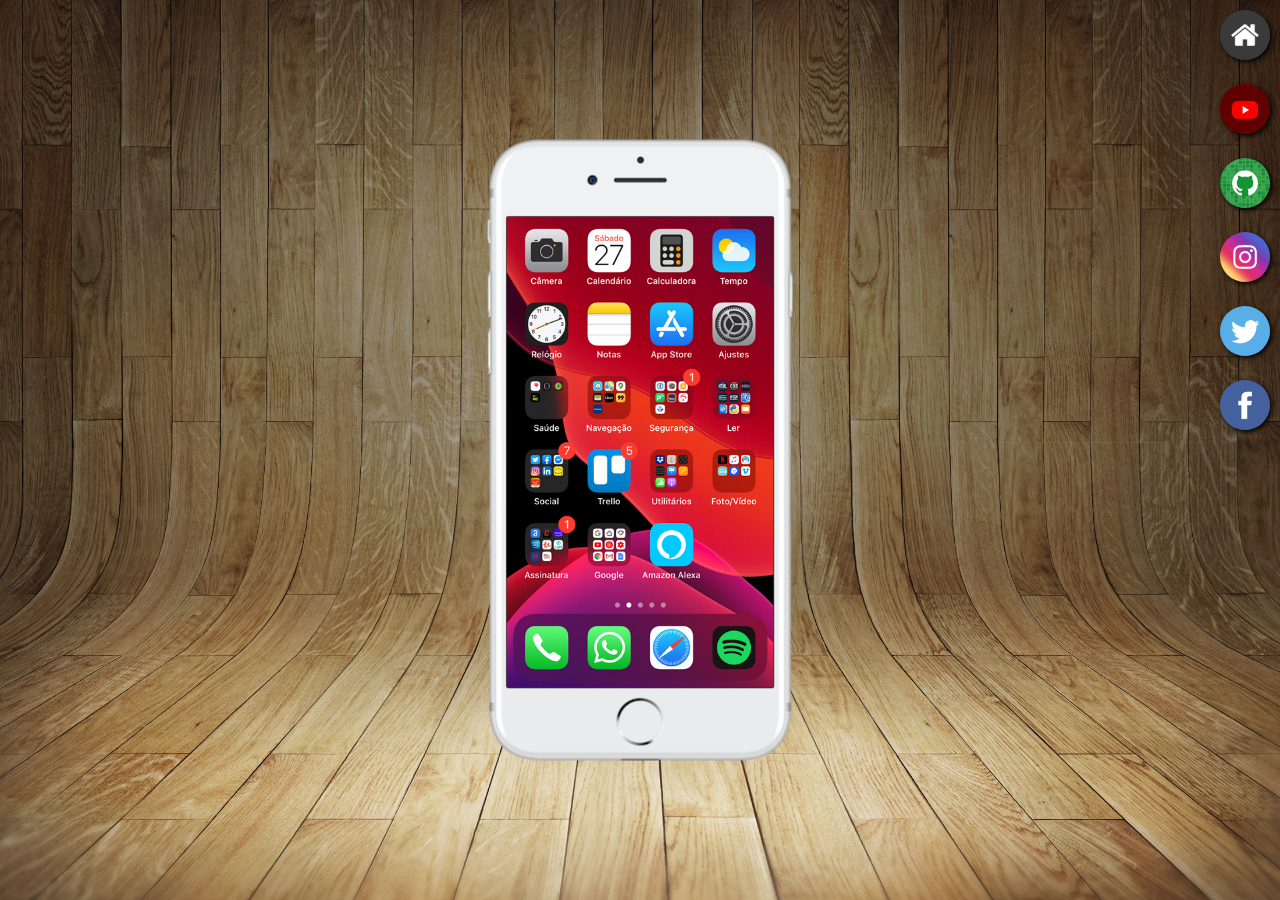
<file: index.html>
<!DOCTYPE html>
<html lang="pt-br">
<head>
    <meta charset="UTF-8">
    <meta name="viewport" content="width=device-width, initial-scale=1.0">
    <title>Projeto Redes Sociais</title>
    <link rel="shortcut icon" href="favicon.ico" type="image/x-icon">
    <link rel="stylesheet" href="estilos/style.css">
</head>
<body>
    <main>
        <section id="telefone">
            <iframe src="home.html" name="tela" id="tela" frameborder="0">
                Seu navegador não é compativel com isso.
            </iframe>

        </section>
        <section id="redes-sociais">
            <a href="home.html" target="tela"><img src="imagens/logo-home.jpg" alt="Home"></a><br>
            <a href="youtube.html" target="tela"><img src="imagens/logo-youtube.jpg" alt="Youtube"></a><br>
            <a href="github.html" target="tela"><img src="imagens/logo-github.jpg" alt="Github"></a><br>
            <a href="Instagram.html" target="tela"><img src="imagens/logo-instagram.jpg" alt="Instagram"></a><br>
            <a href="Twiter.html" target="tela"><img src="imagens/logo-twitter.jpg" alt="Twiter"></a><br>
            <a href="facebook.html" target="tela"><img src="imagens/logo-facebook.jpg" alt="Facebook"></a>

        </section>
    </main>
    
</body>
</html>
</file>
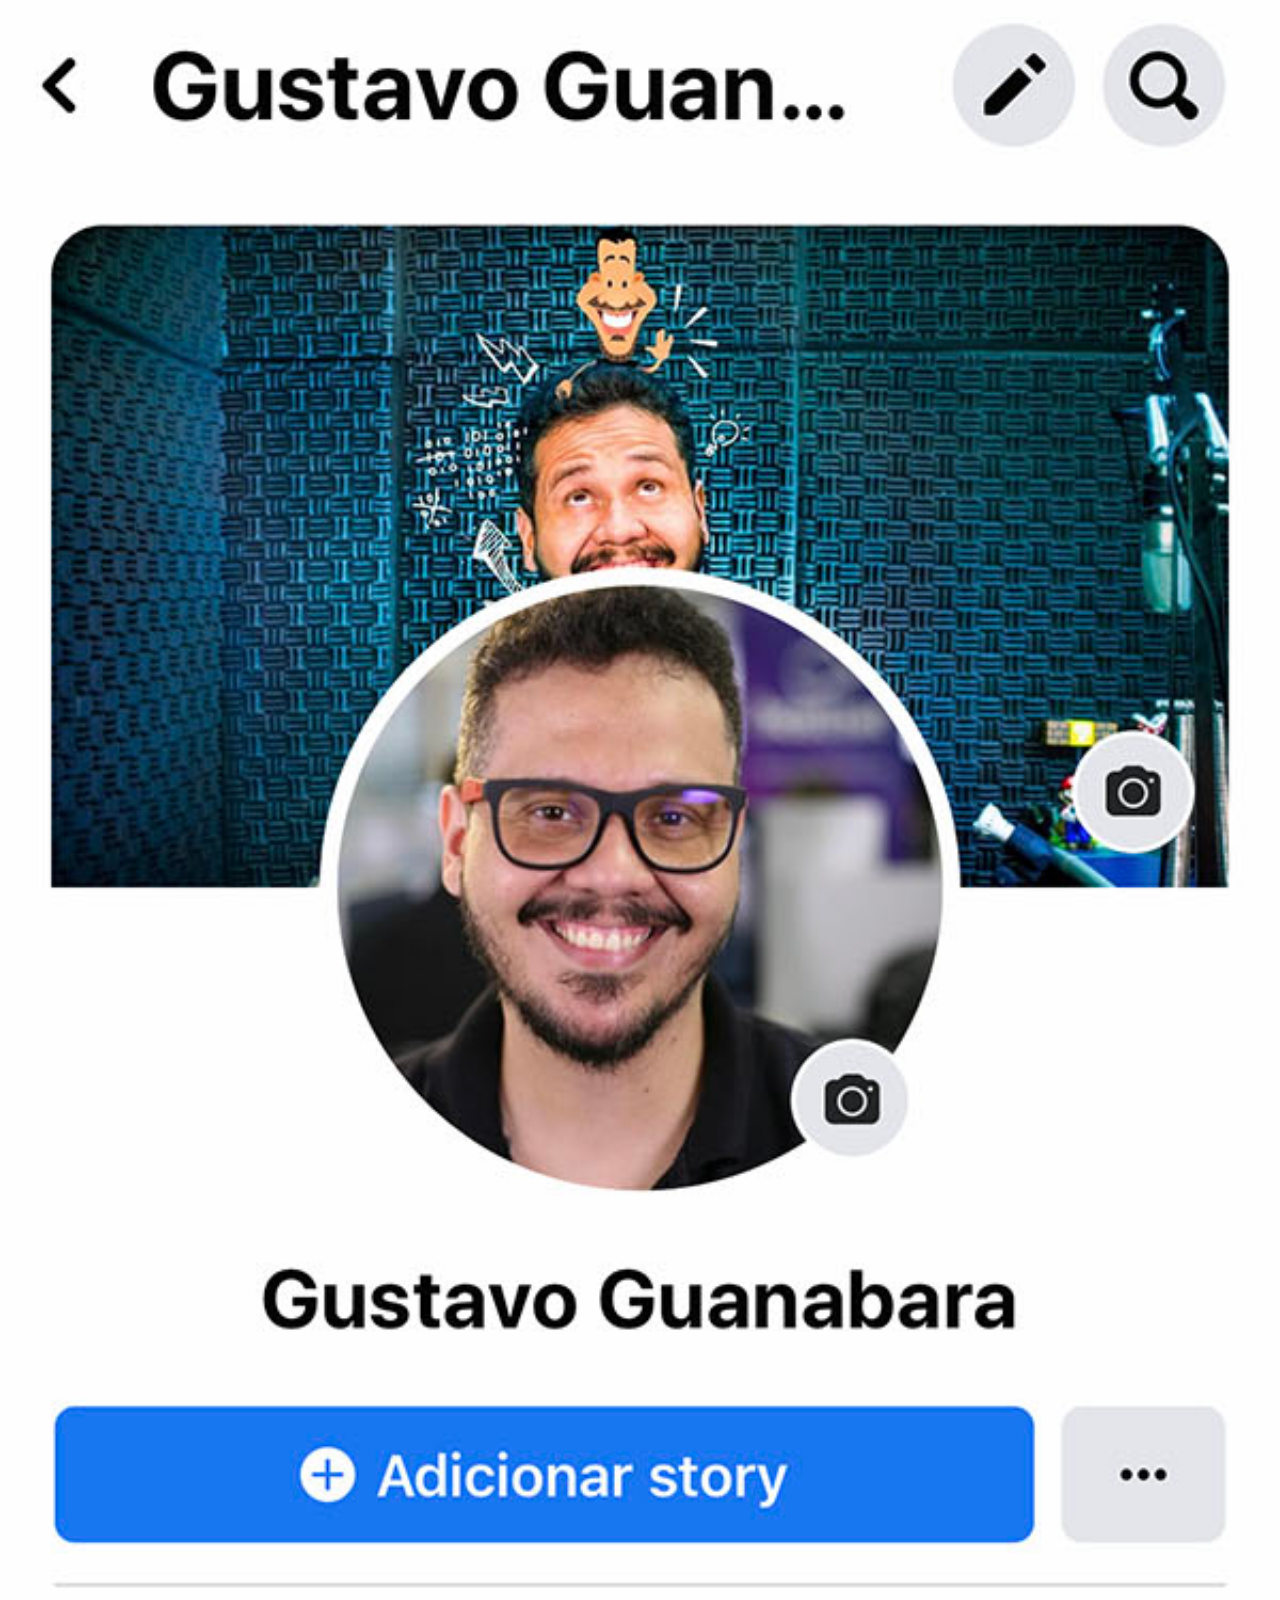
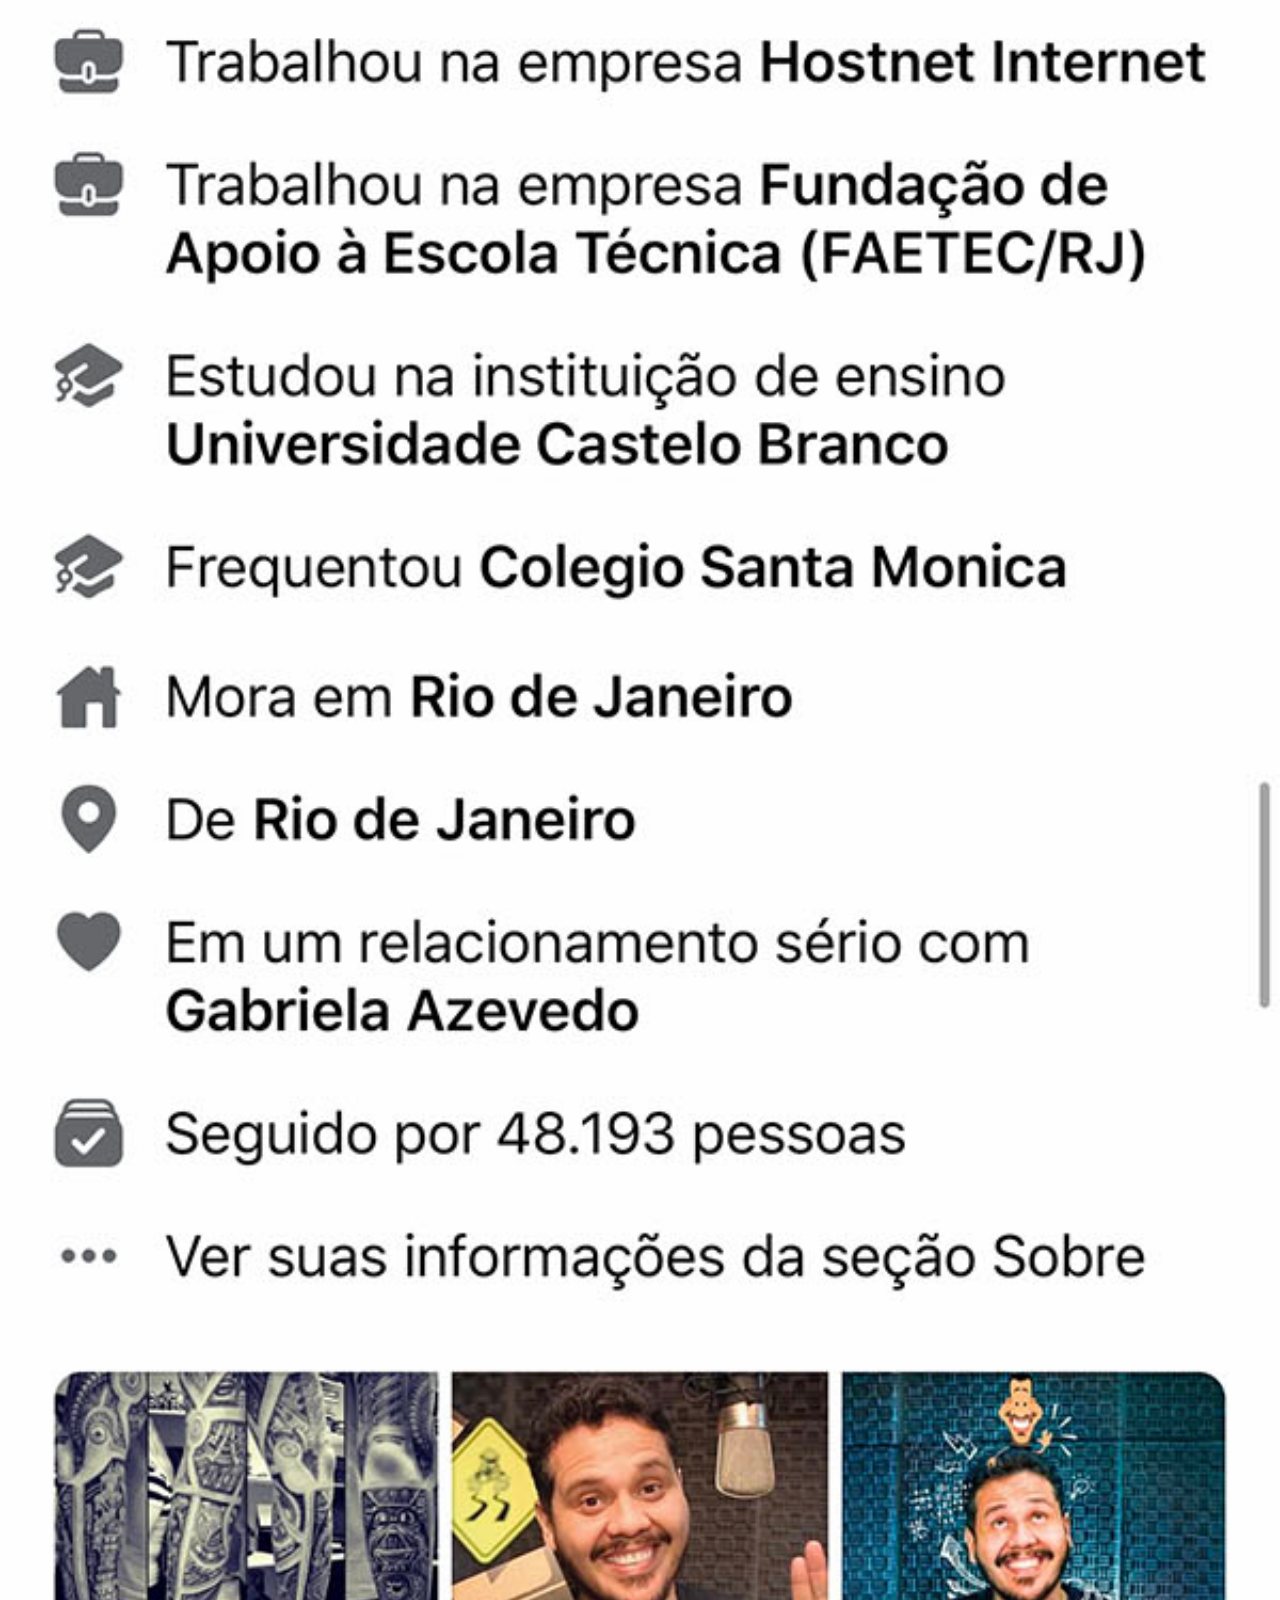
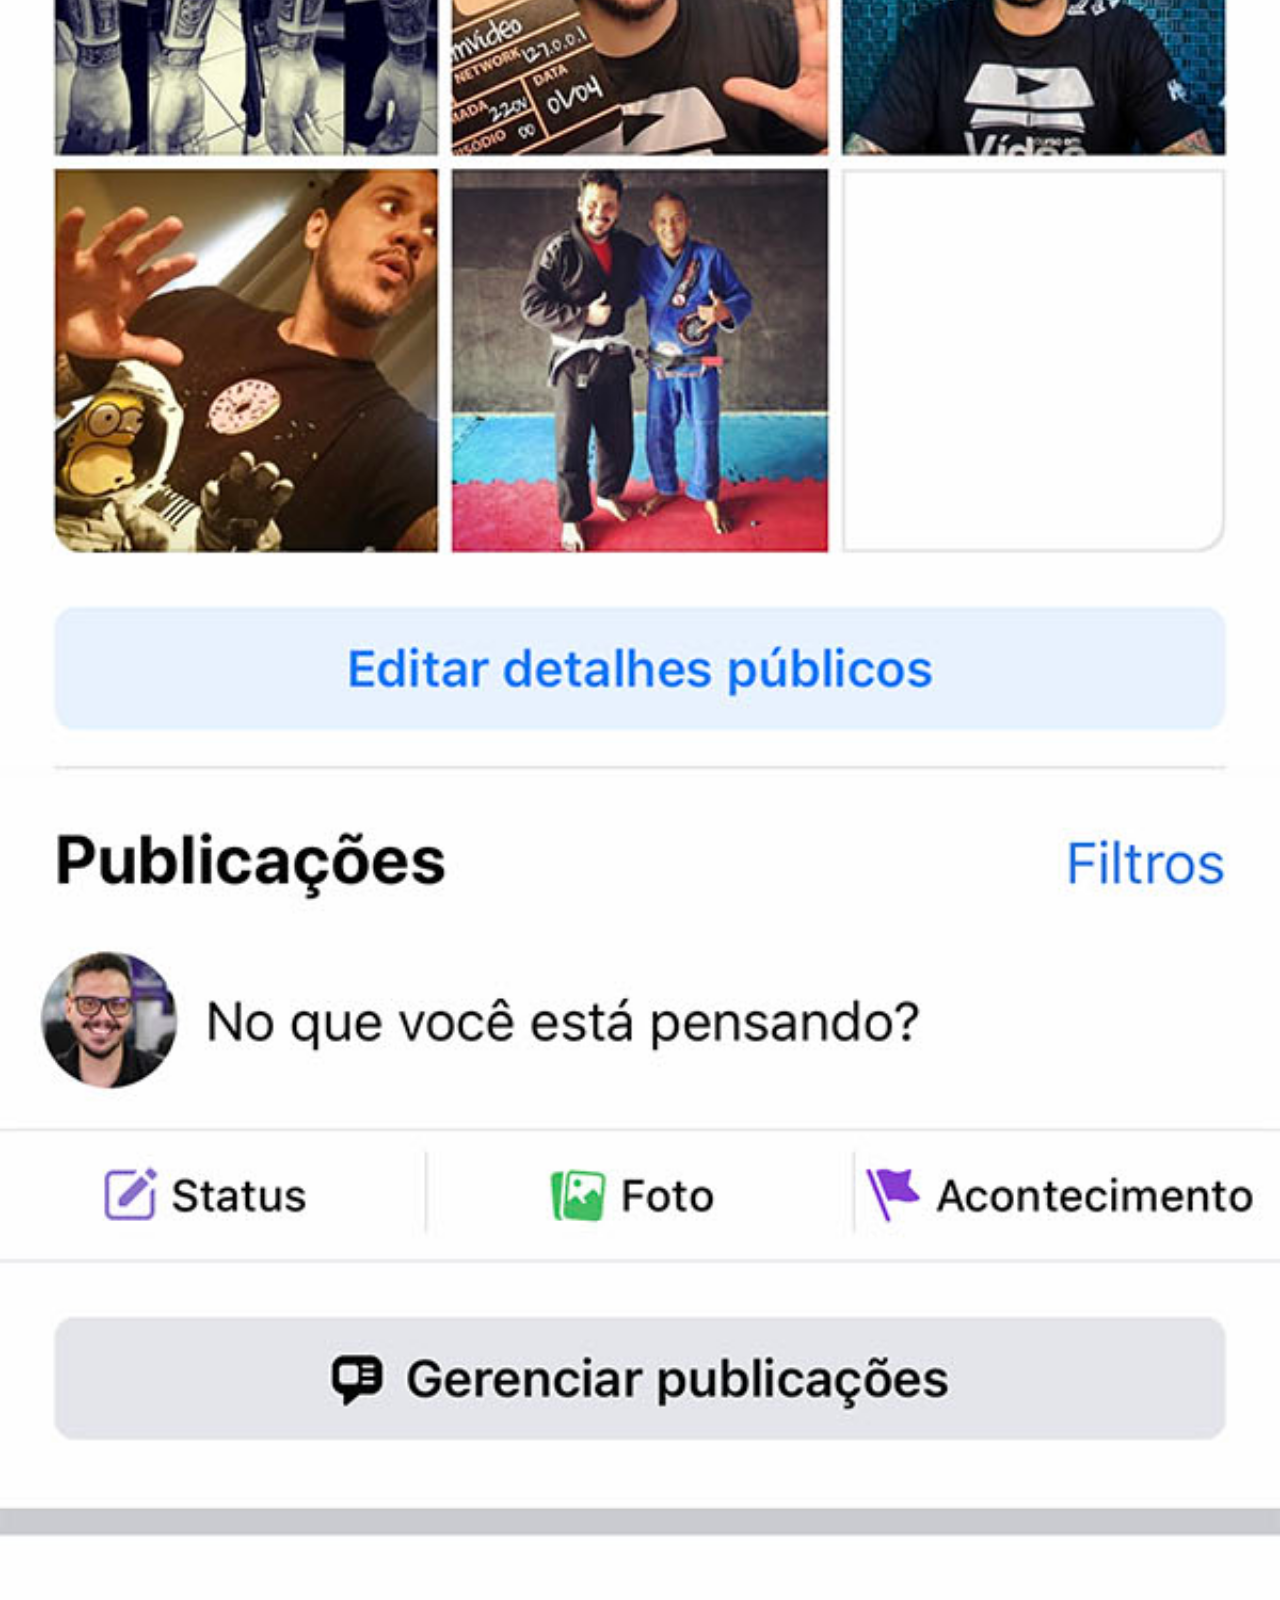
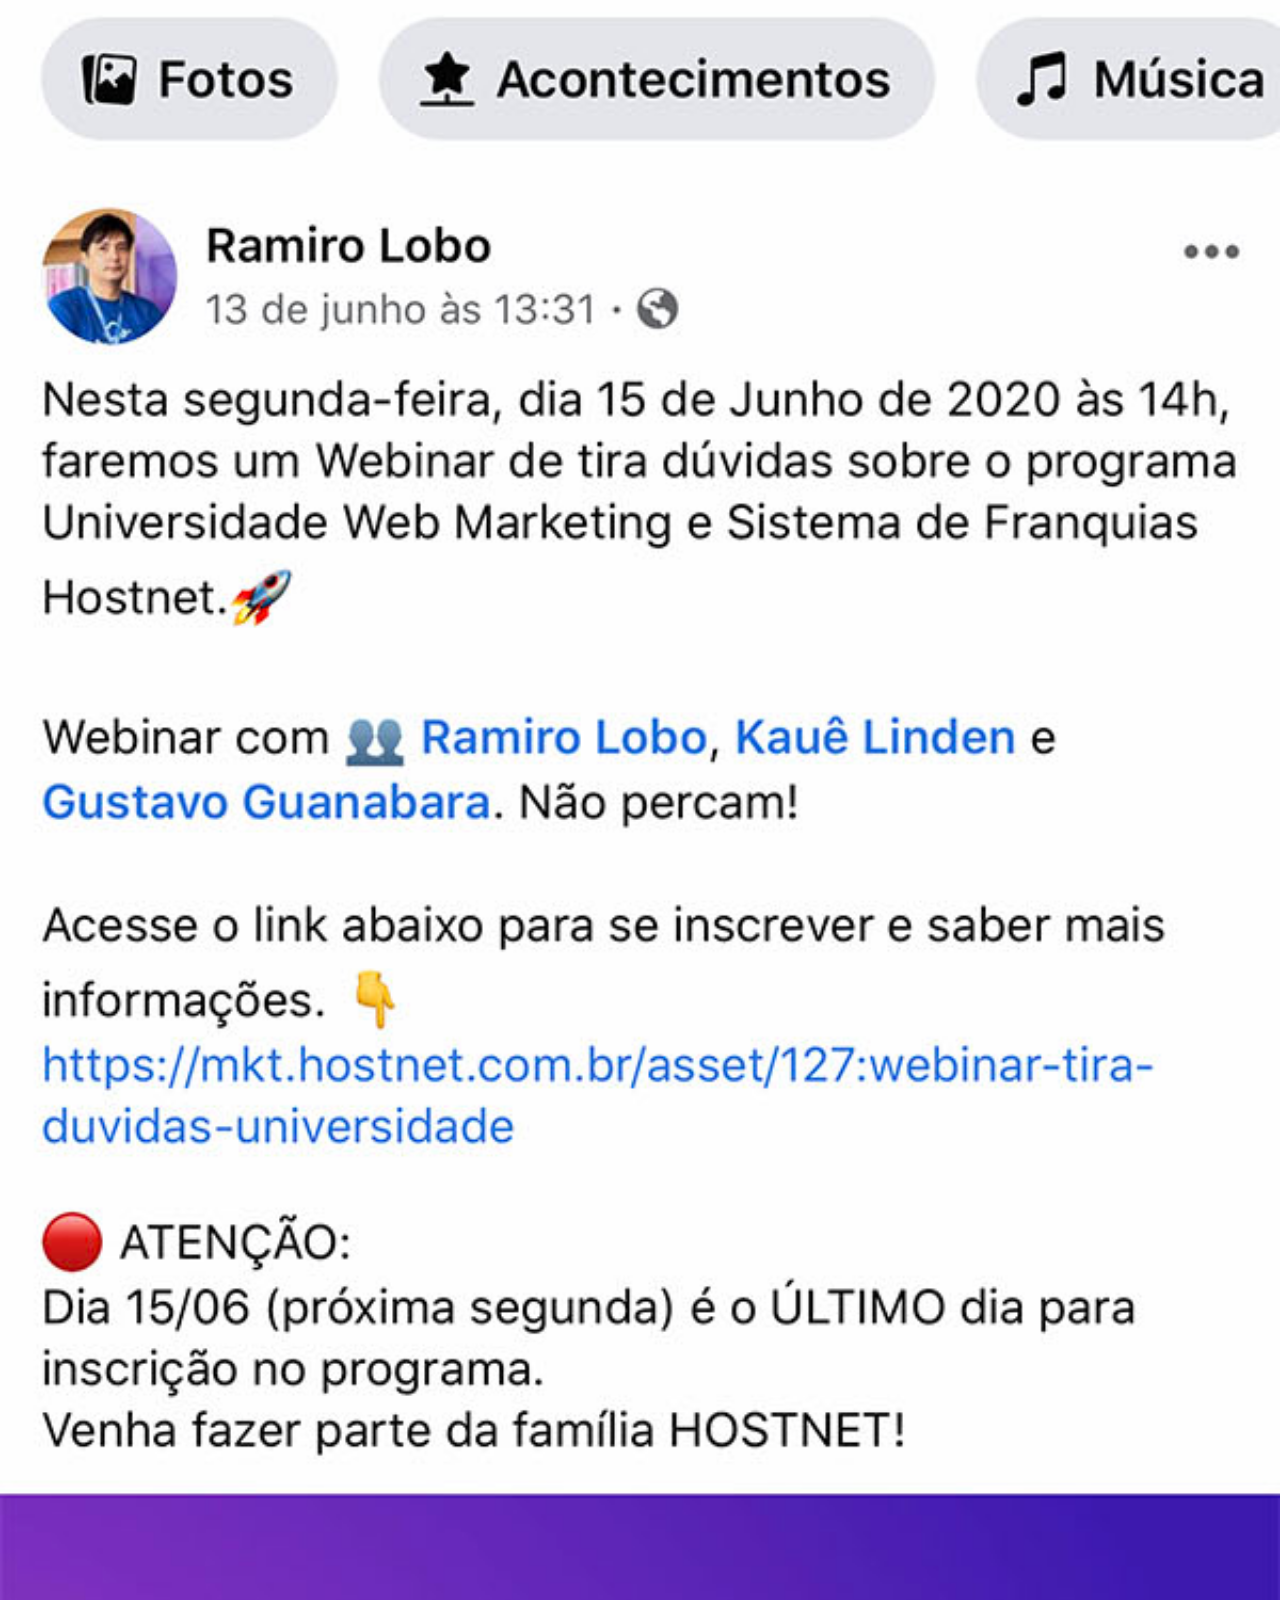
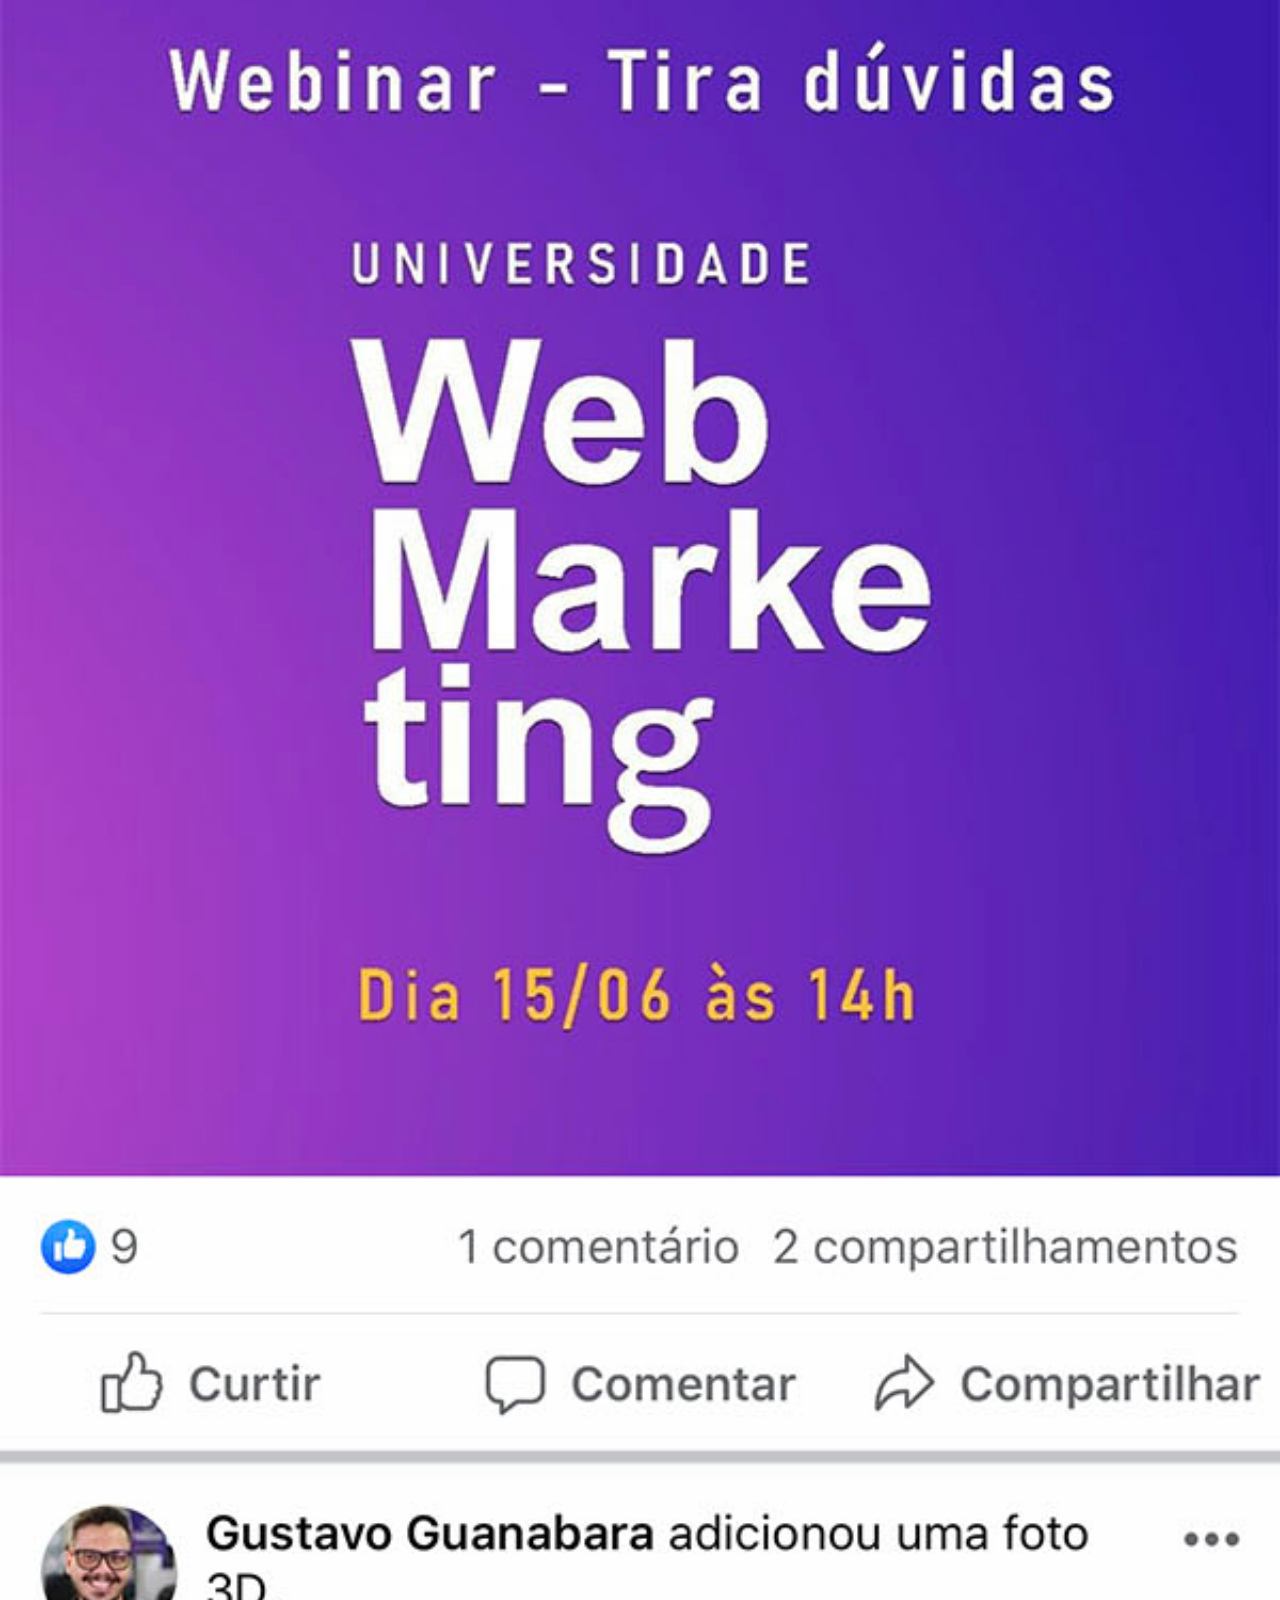
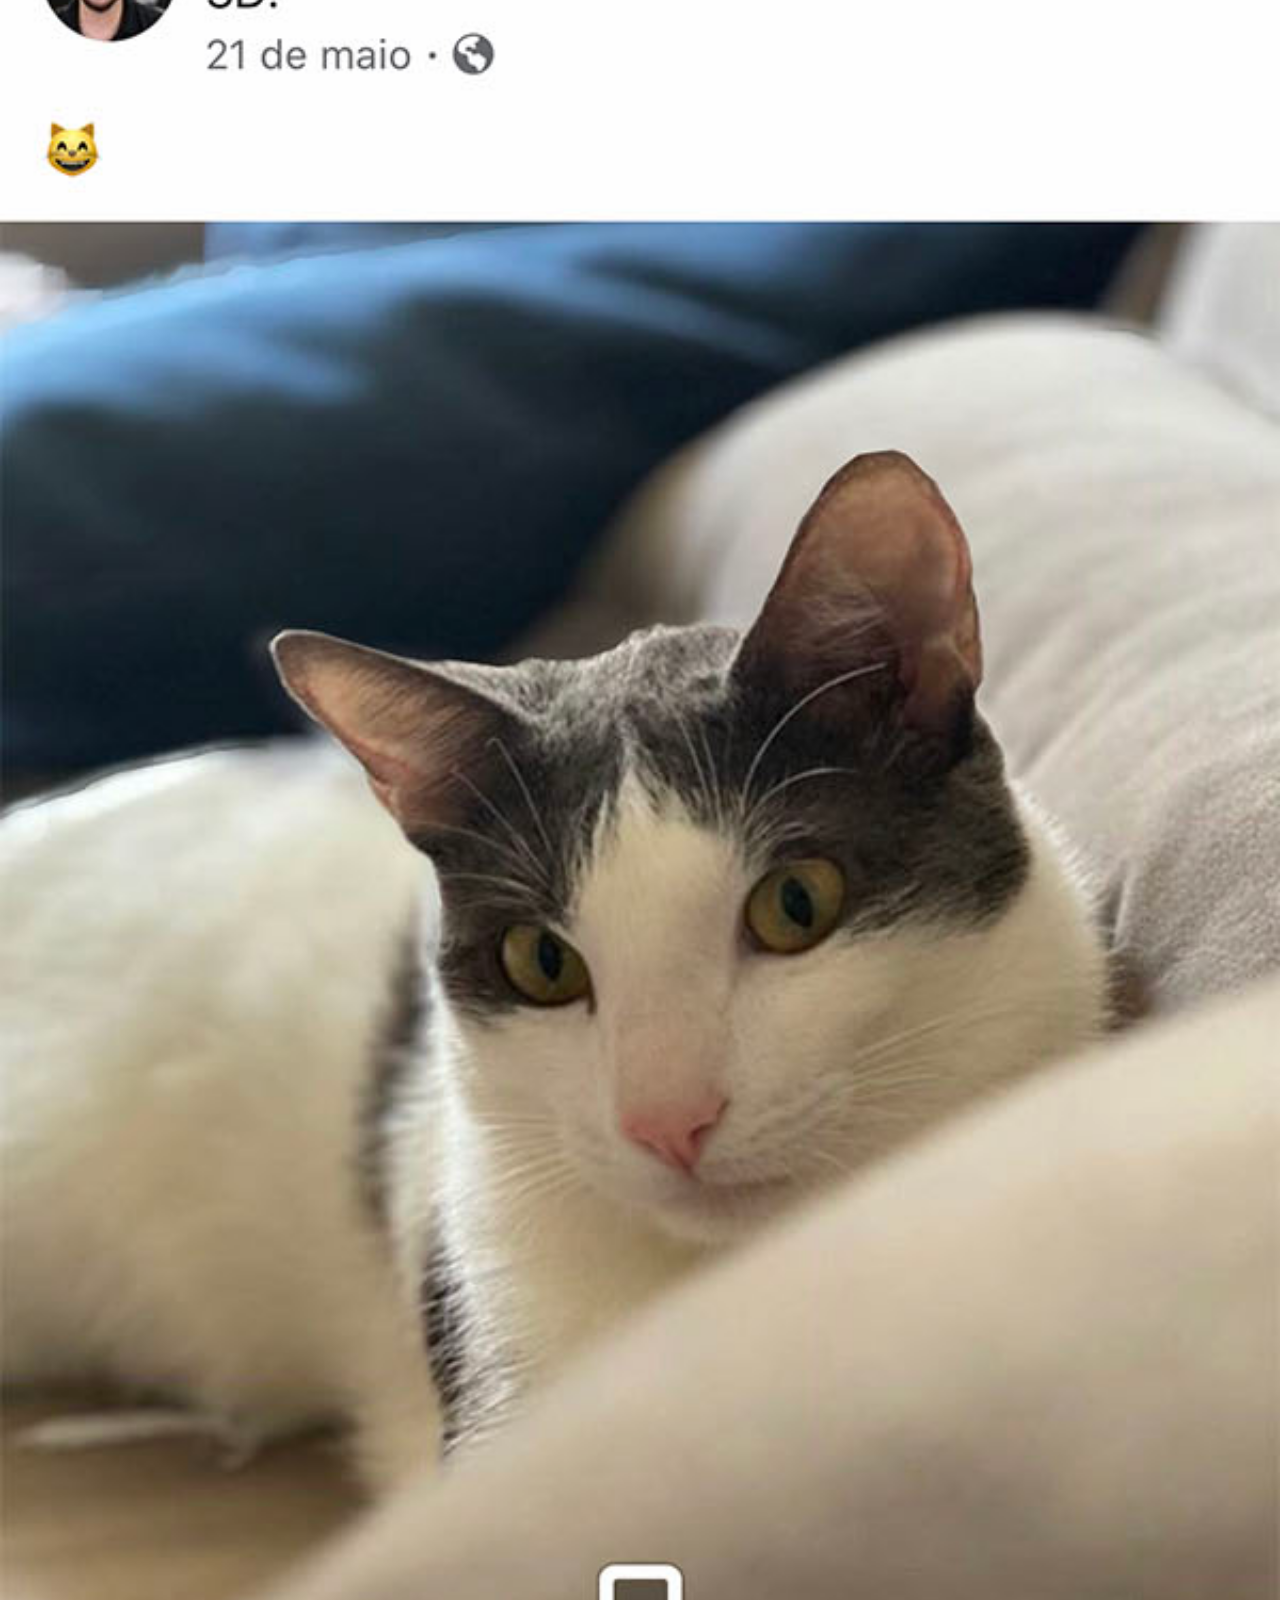
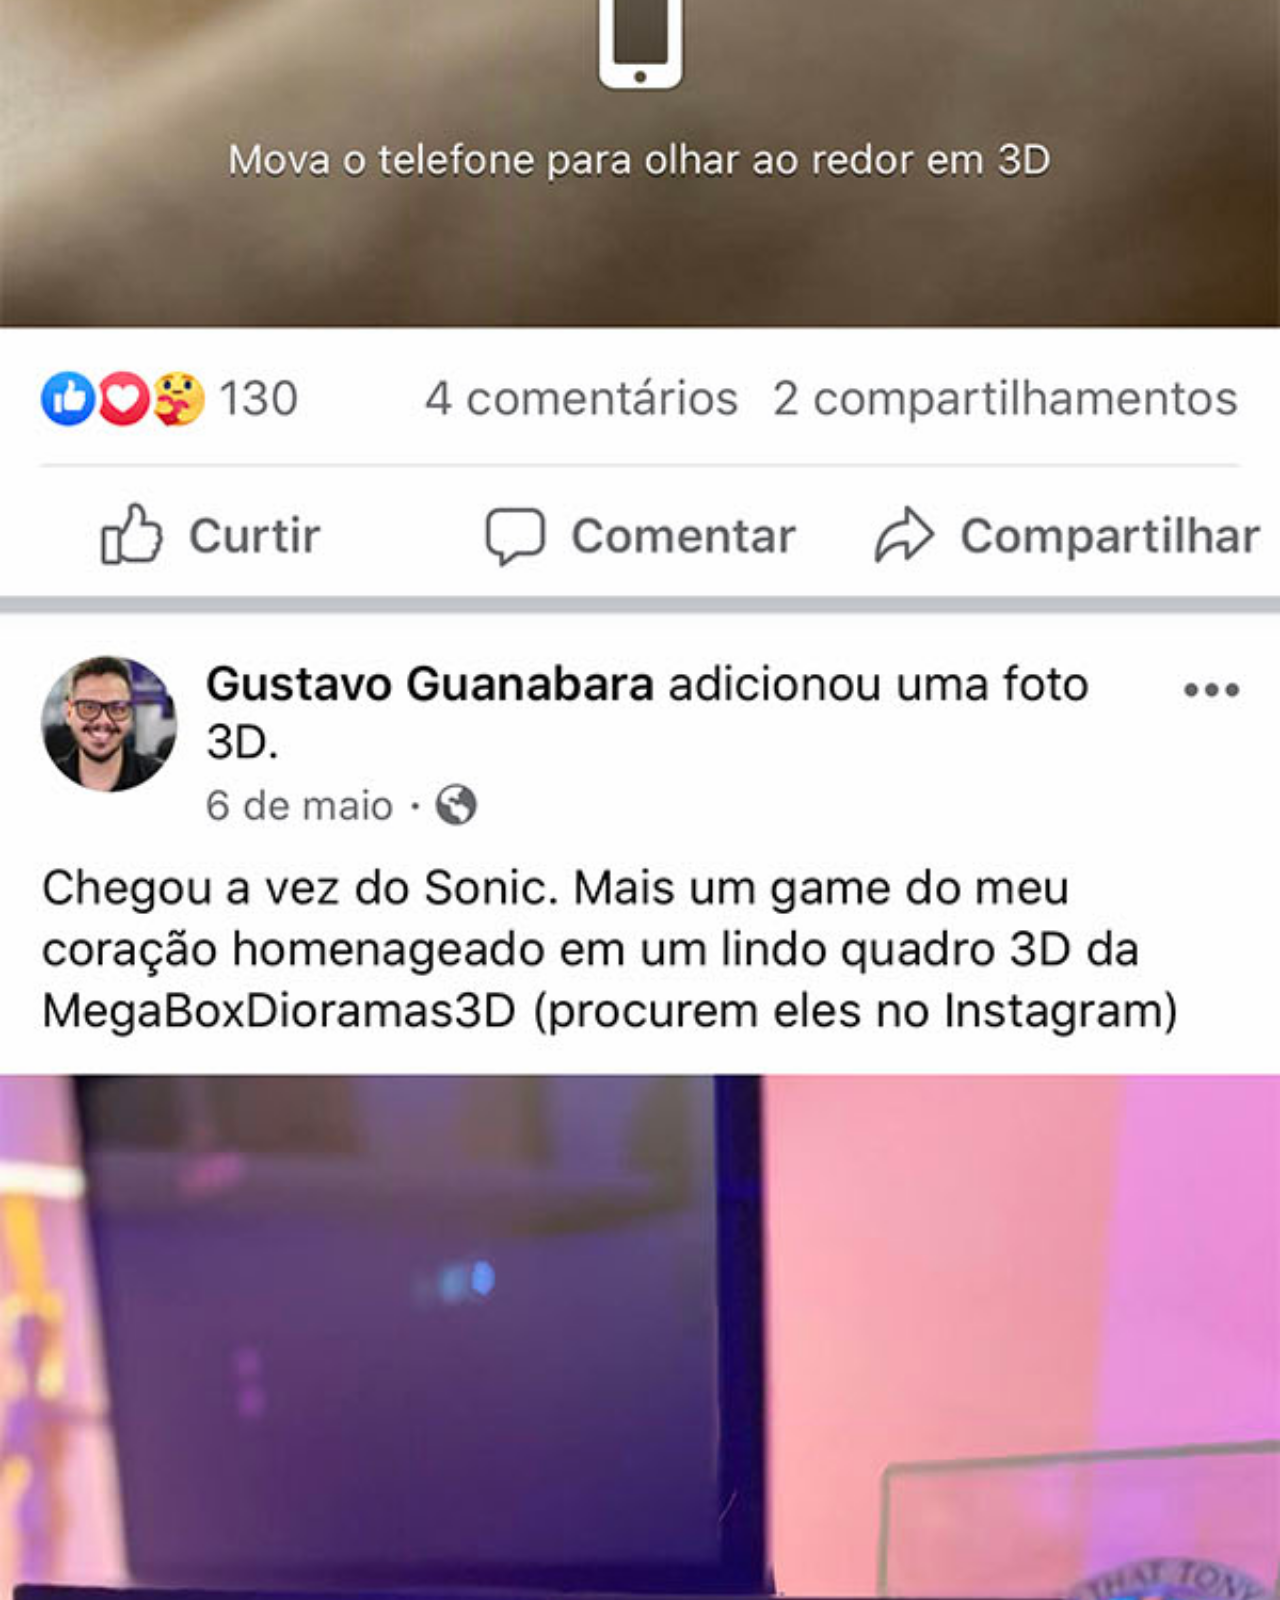
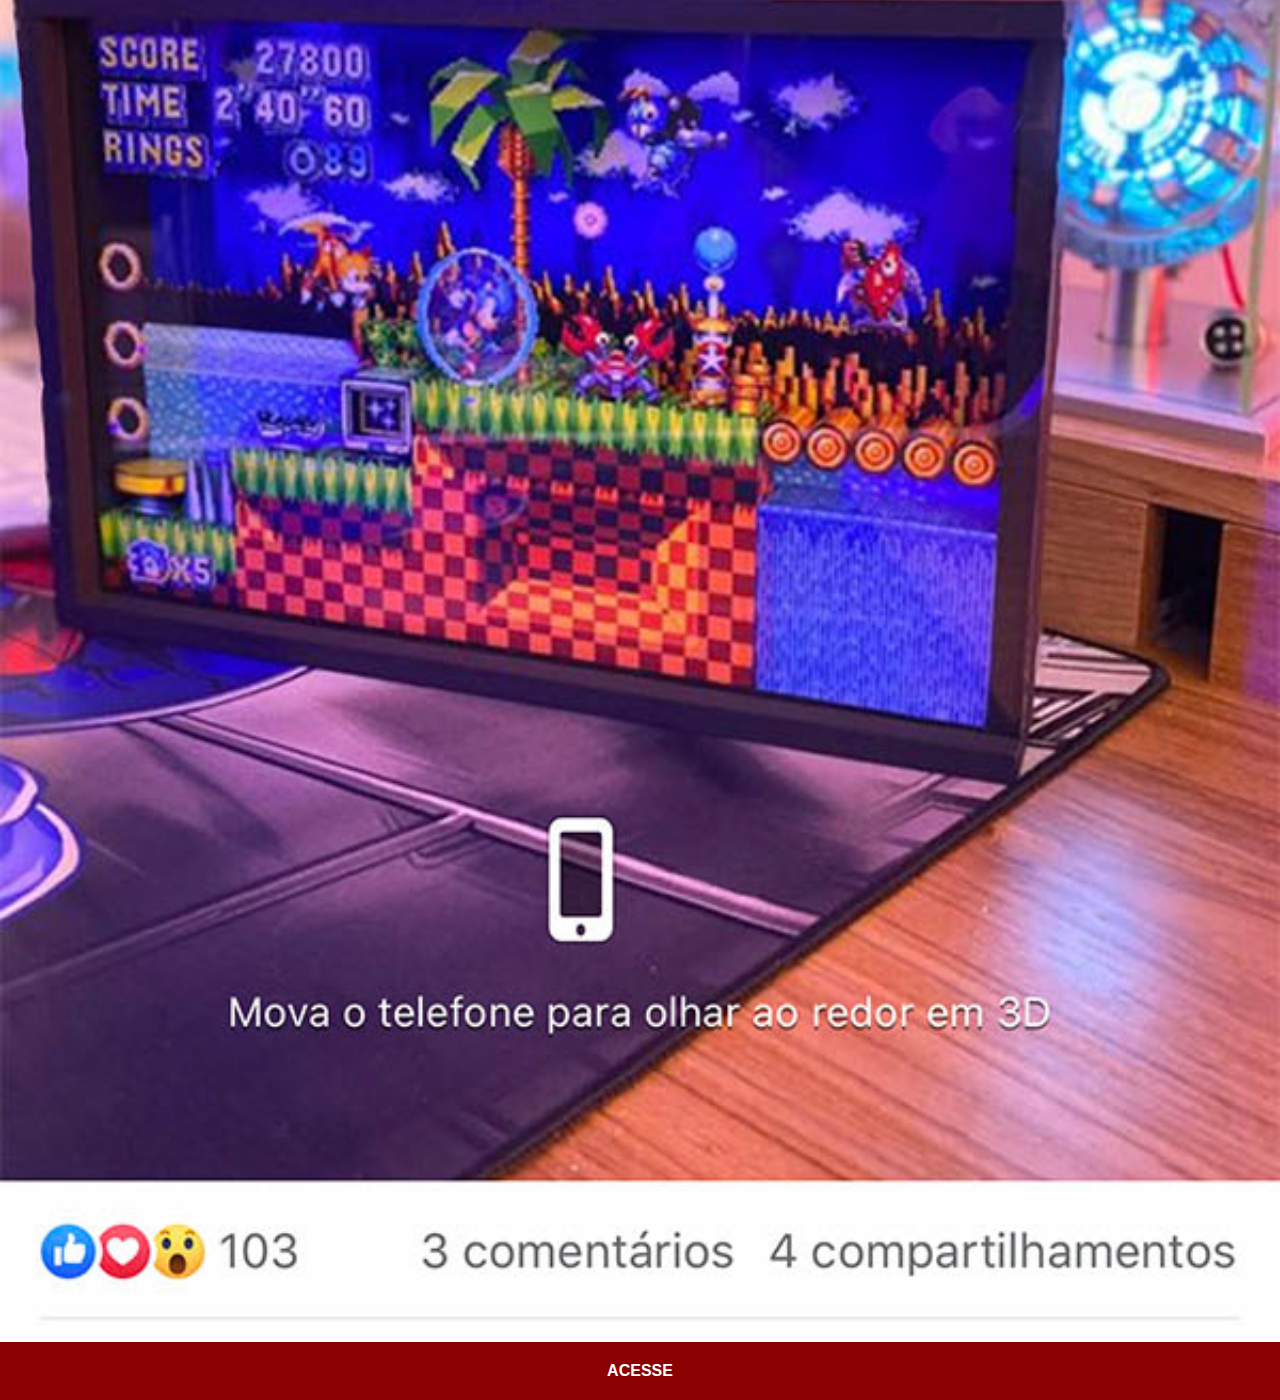
<file: facebook.html>
<!DOCTYPE html>
<html lang="pt-br">
<head>
    <meta charset="UTF-8">
    <meta name="viewport" content="width=device-width, initial-scale=1.0">
    <title>Facebook</title>
    <link rel="stylesheet" href="estilos/social.css">
</head>
<body>
    <img src="imagens/tela-facebook.jpg" alt="Facebook">
    <a href="https://www.facebook.com/erivas.chaves" target="_blank">ACESSE</a>
    
</body>
</html>
</file>
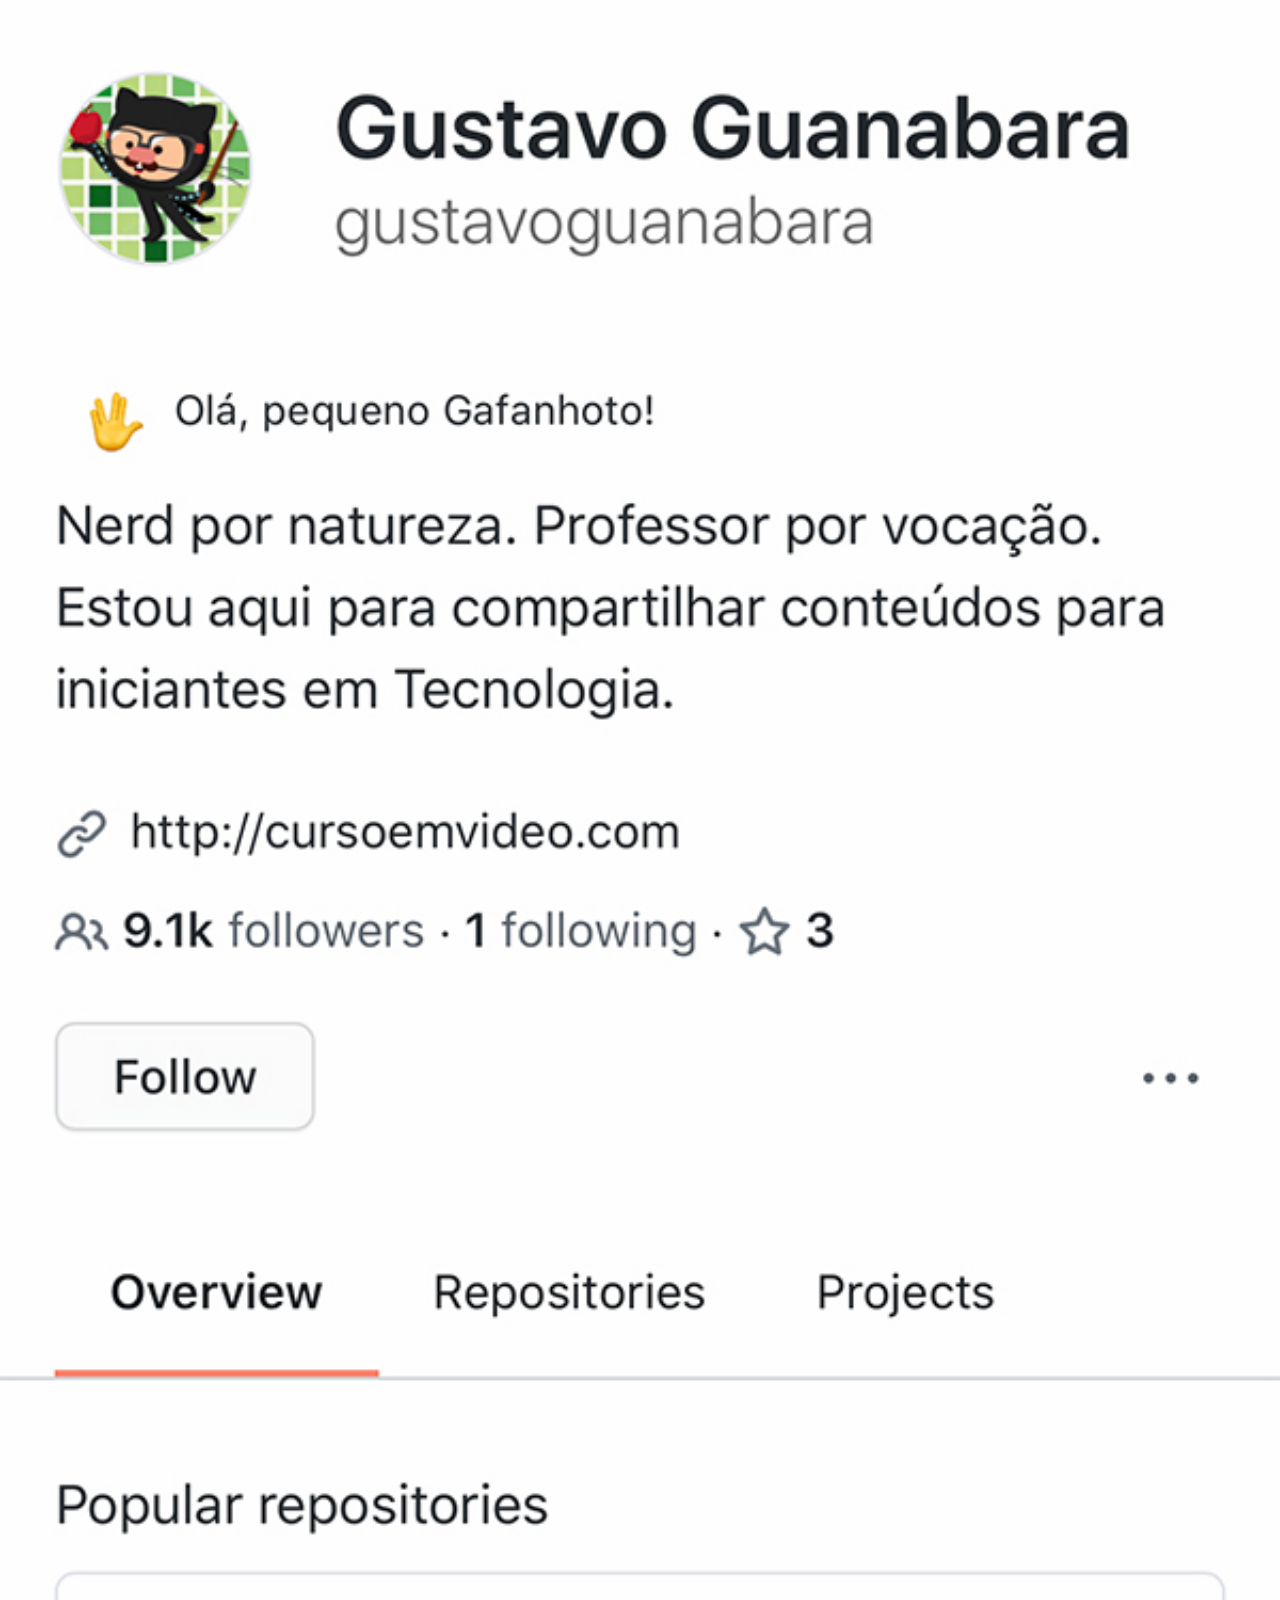
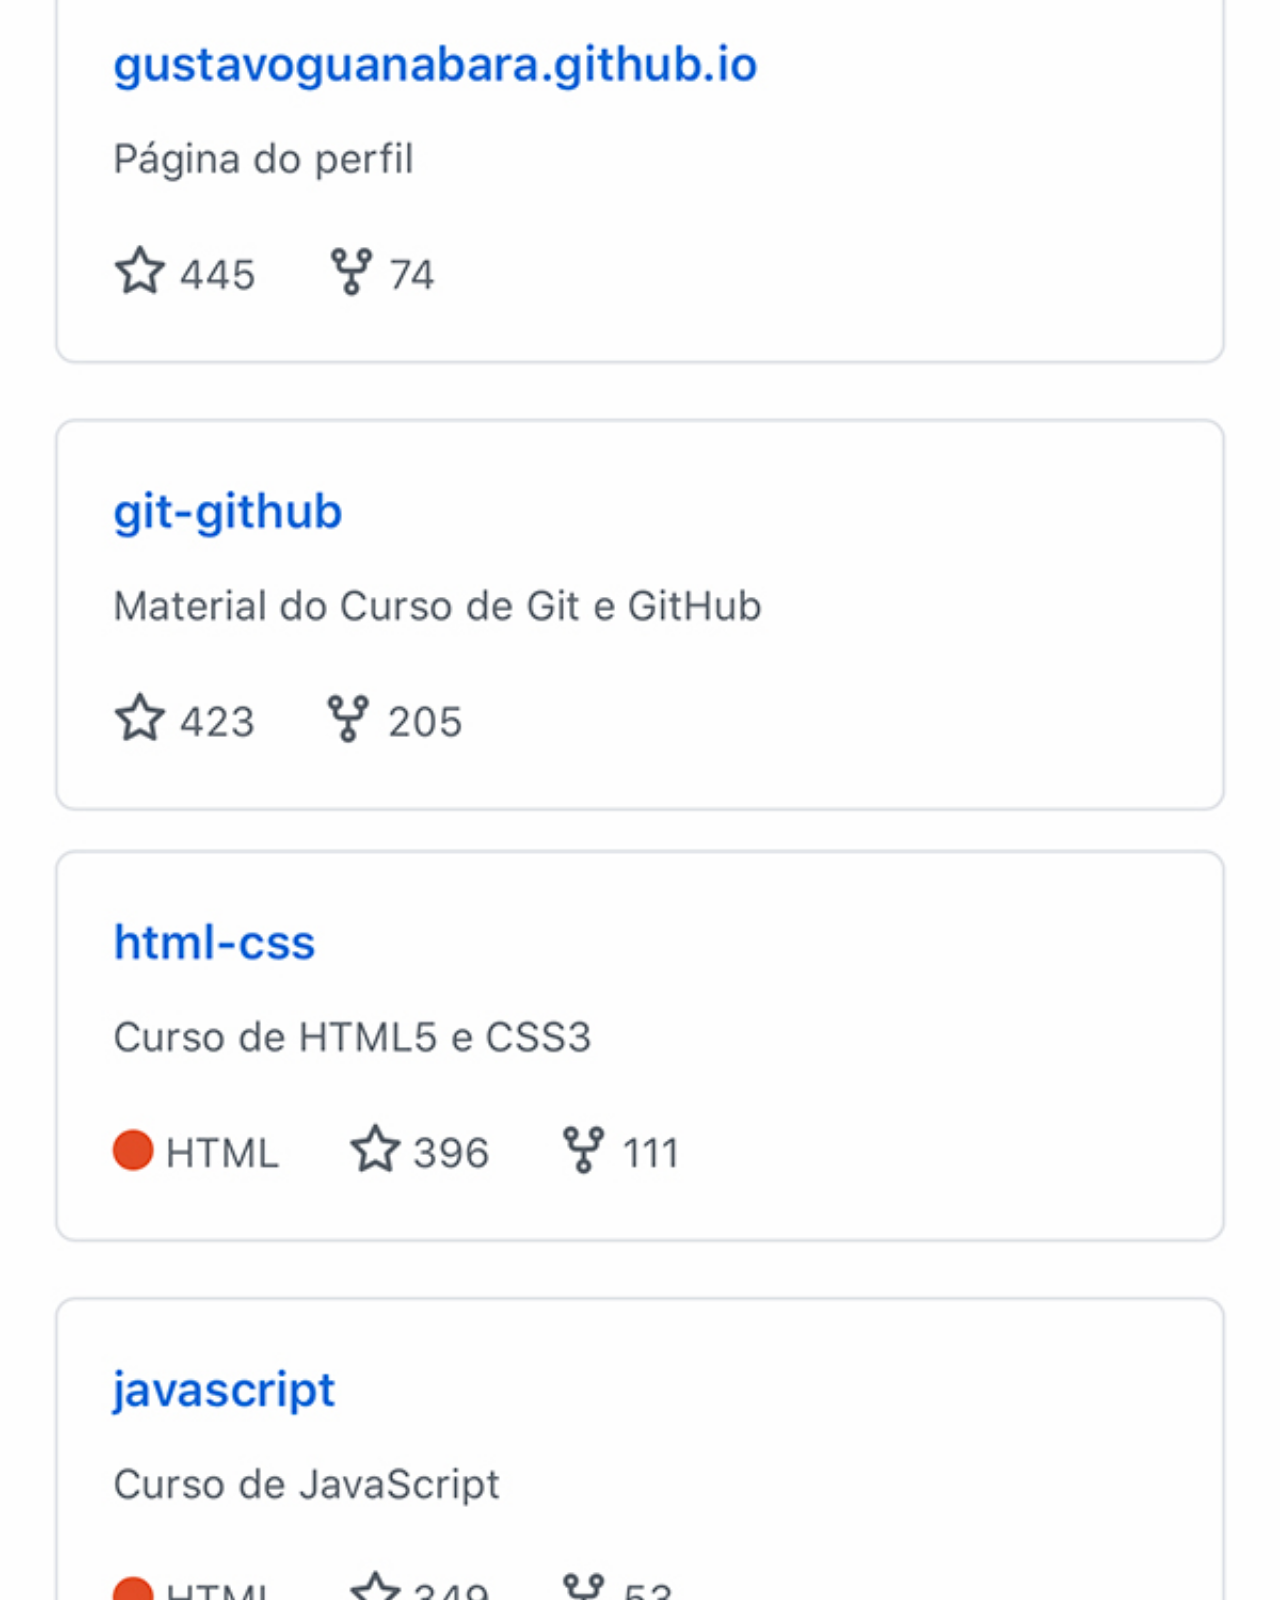
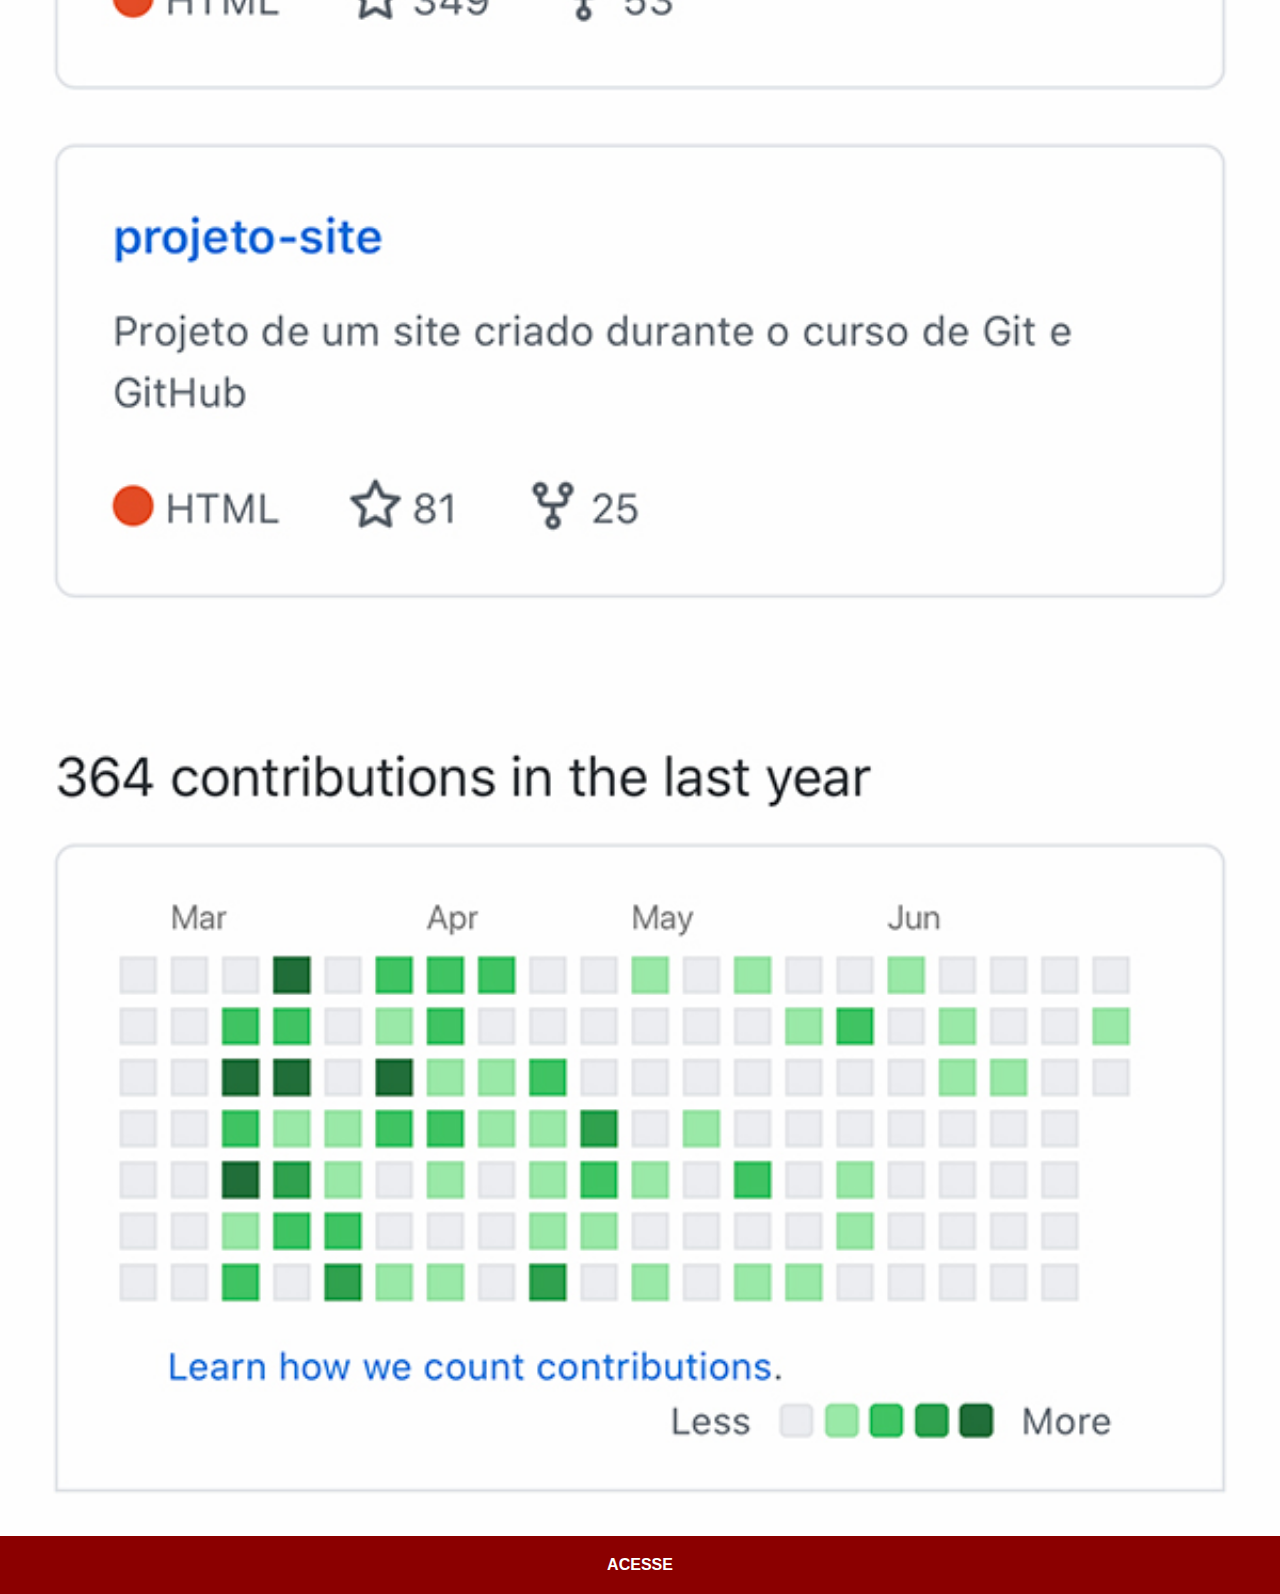
<file: github.html>
<!DOCTYPE html>
<html lang="pt-br">
<head>
    <meta charset="UTF-8">
    <meta name="viewport" content="width=device-width, initial-scale=1.0">
    <title>Github</title>
    <link rel="stylesheet" href="estilos/social.css">
</head>
<body>
    <img src="imagens/tela-github.jpg" alt="Github">
    <a href="https://github.com/erivaschaves" target="_blank">ACESSE</a>
    
</body>
</html>
</file>
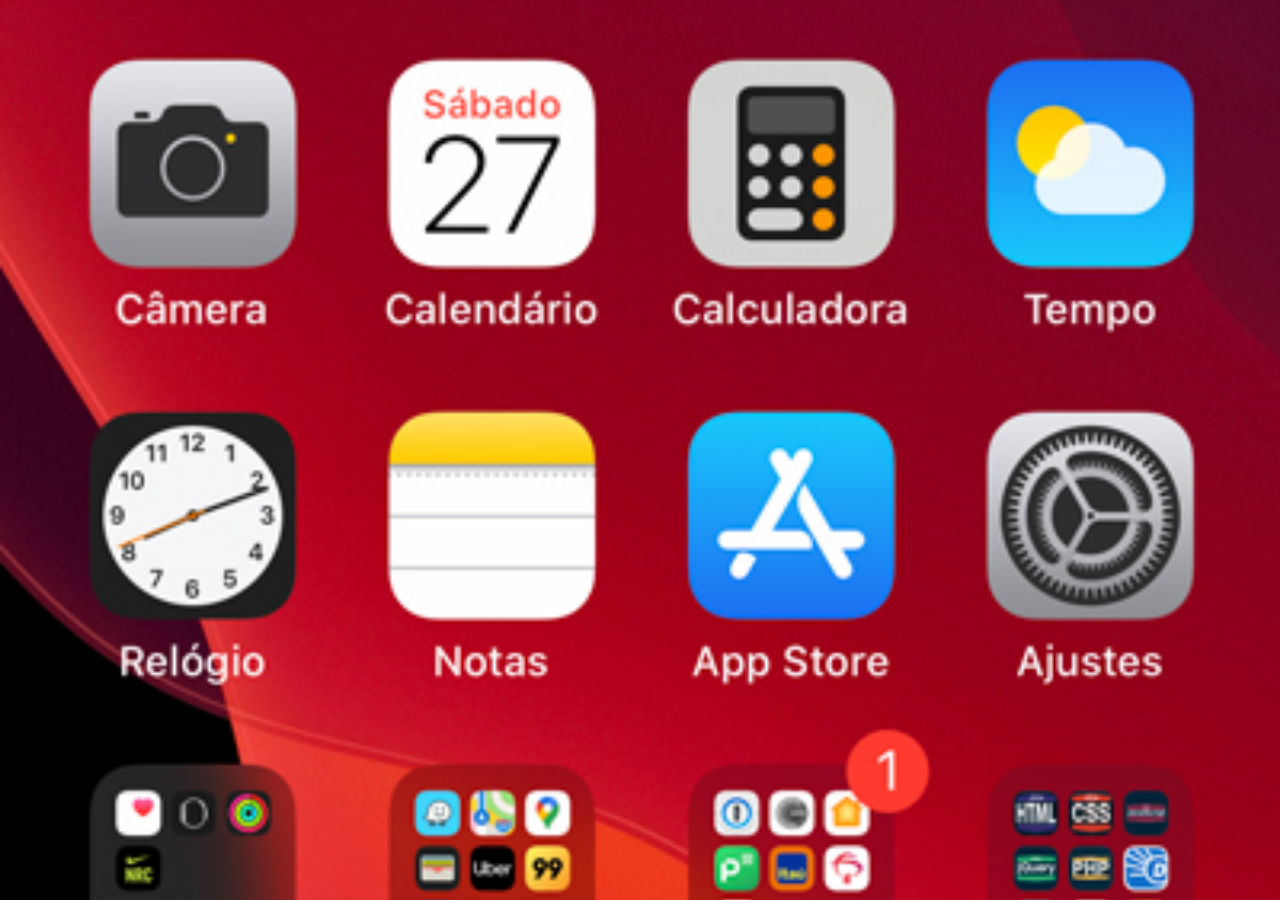
<file: home.html>
<!DOCTYPE html>
<html lang="pt-br">
<head>
    <meta charset="UTF-8">
    <meta name="viewport" content="width=device-width, initial-scale=1.0">
    <title>Home</title>
    <style>
        *{
            margin: 0px;
            padding: 0px;
        }

        body{
           width: 100vw;
           height: 100vh;
           background: black url('imagens/tela-home.jpg') no-repeat top center;
           background-size: cover;
        }
    </style>
</head>
<body>
    
</body>
</html>
</file>
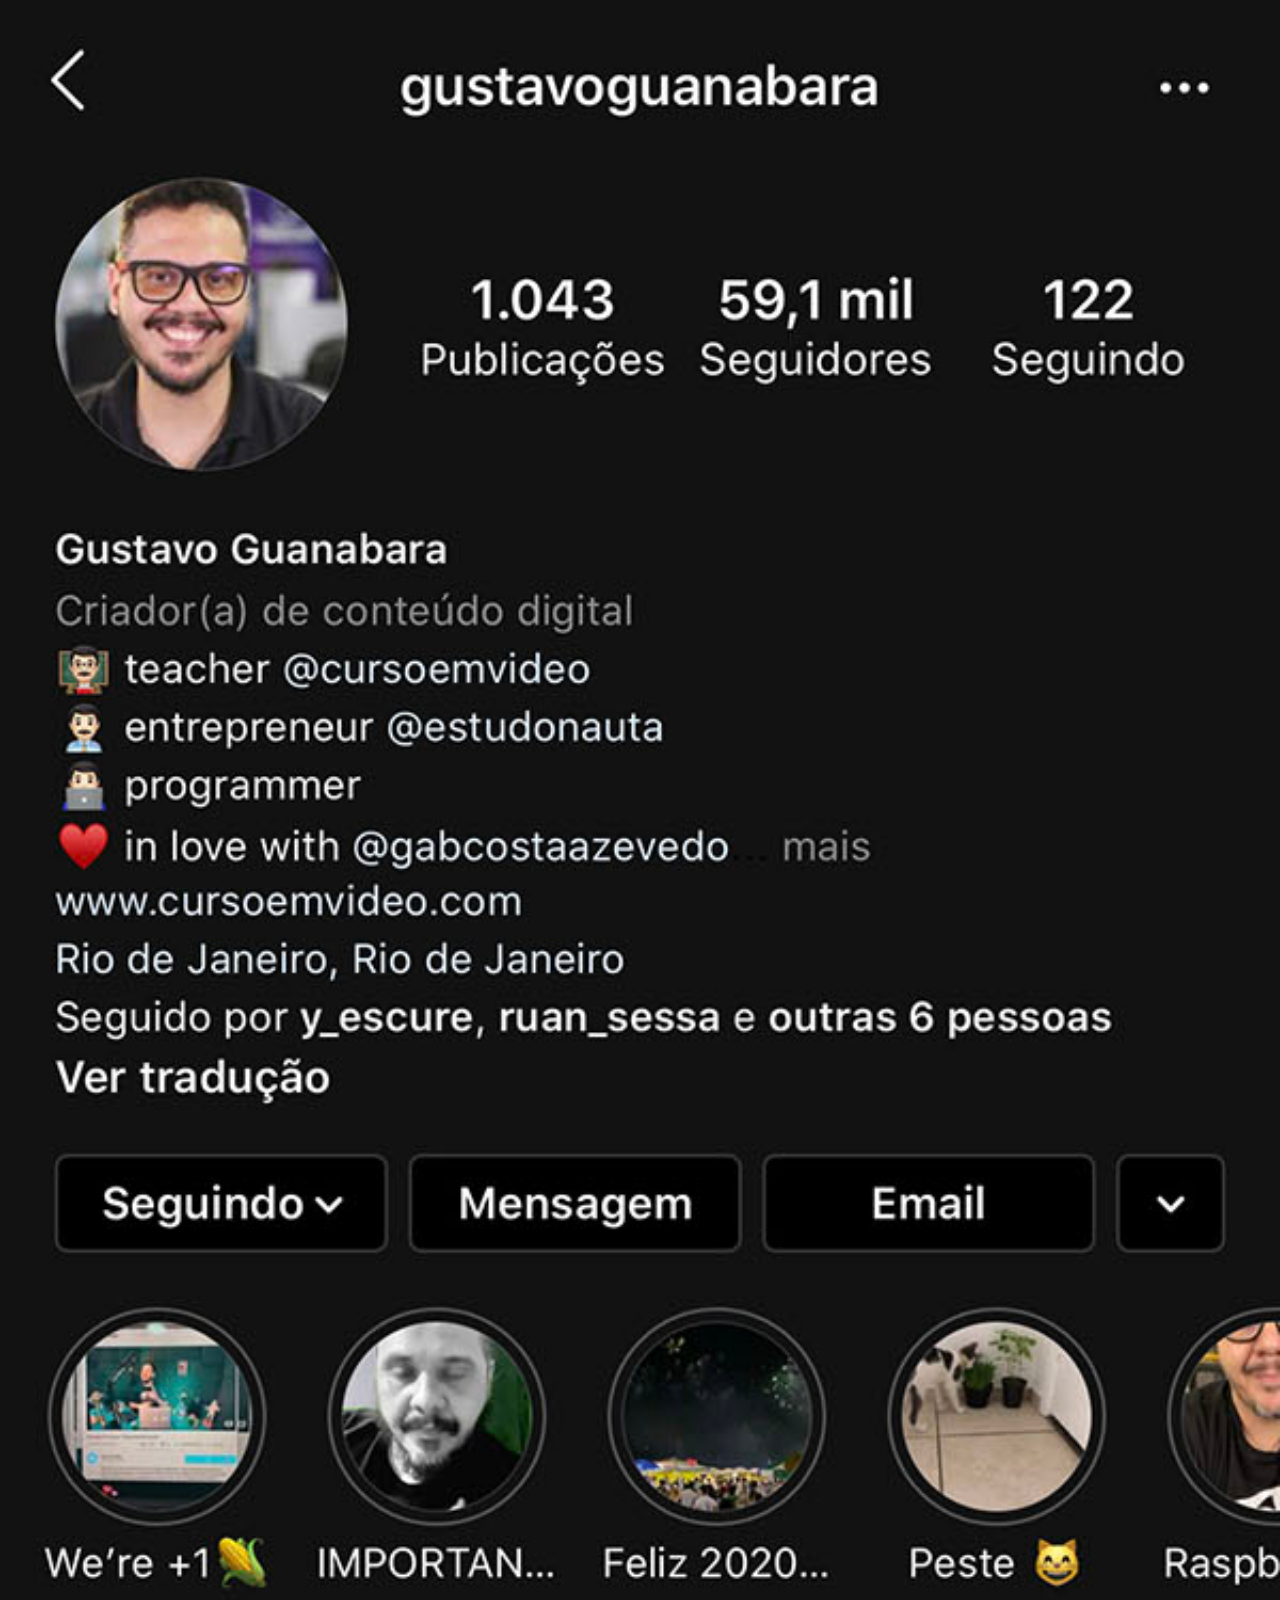
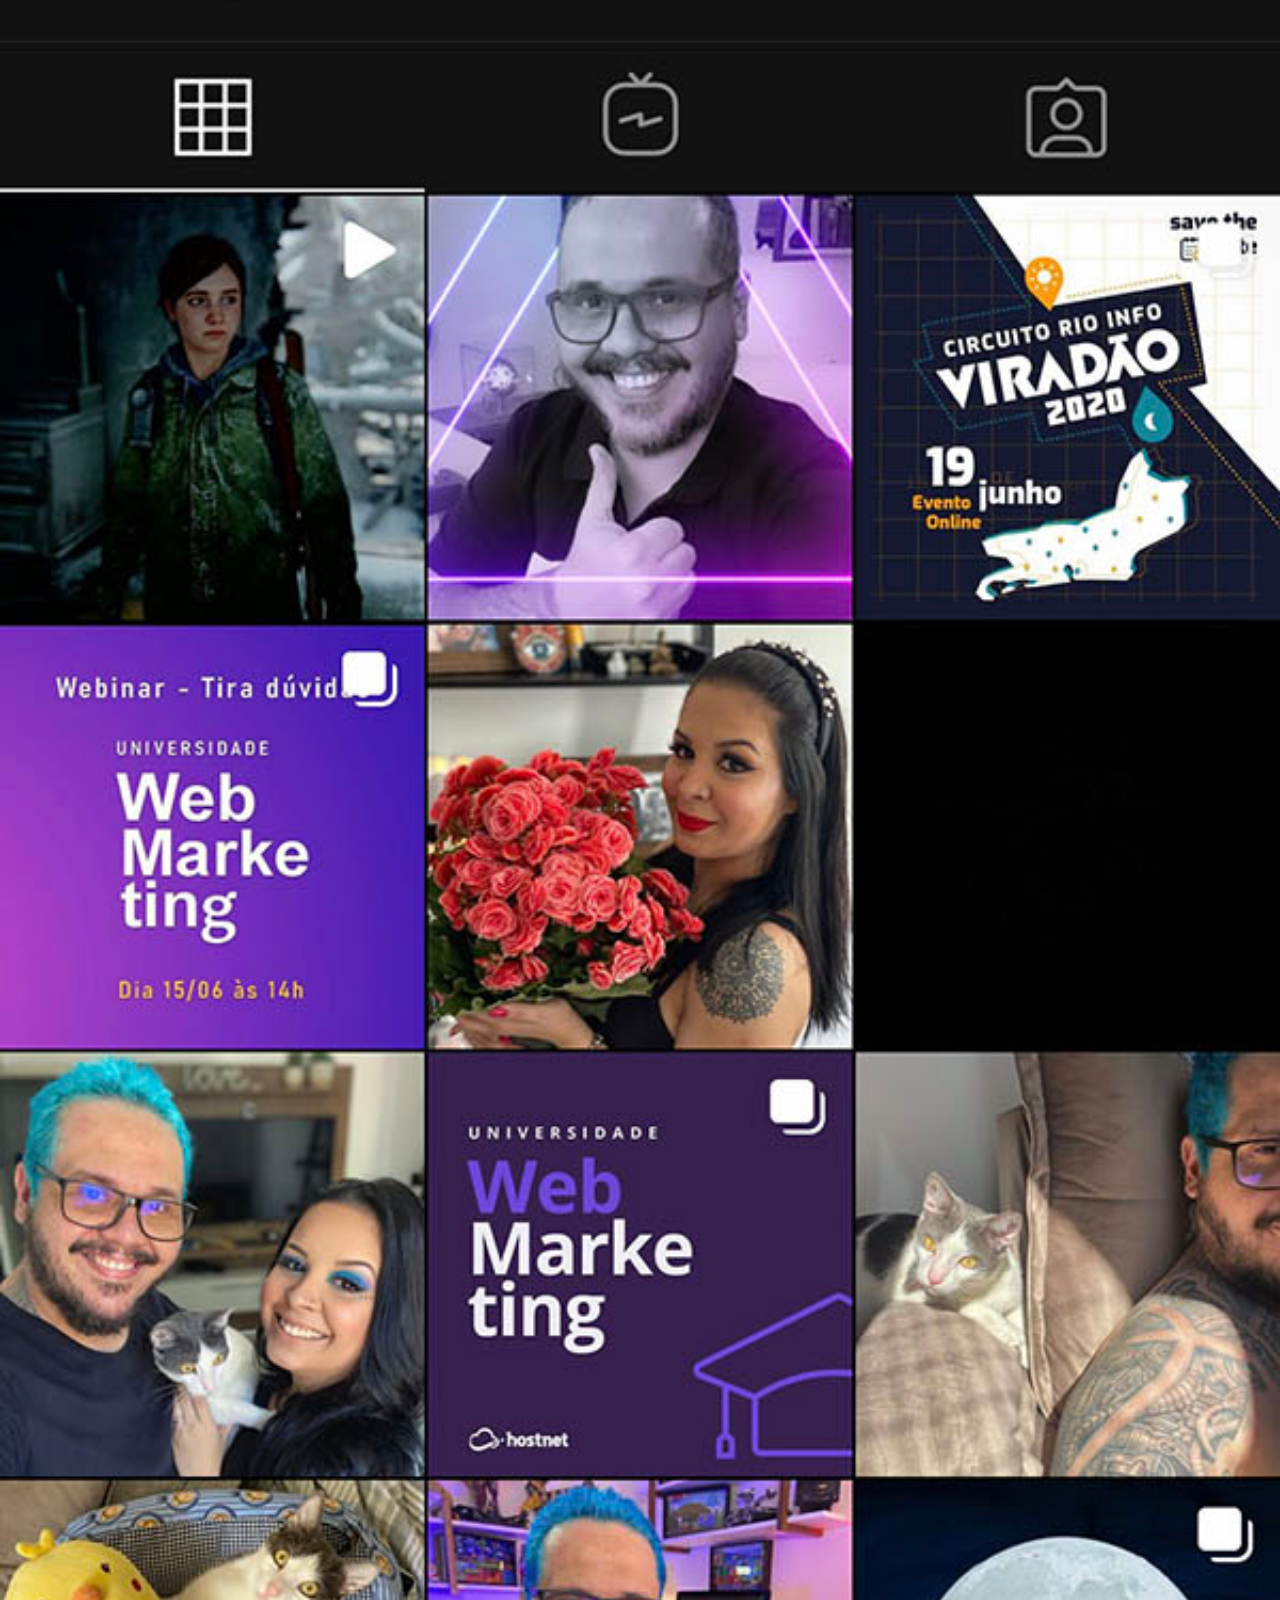
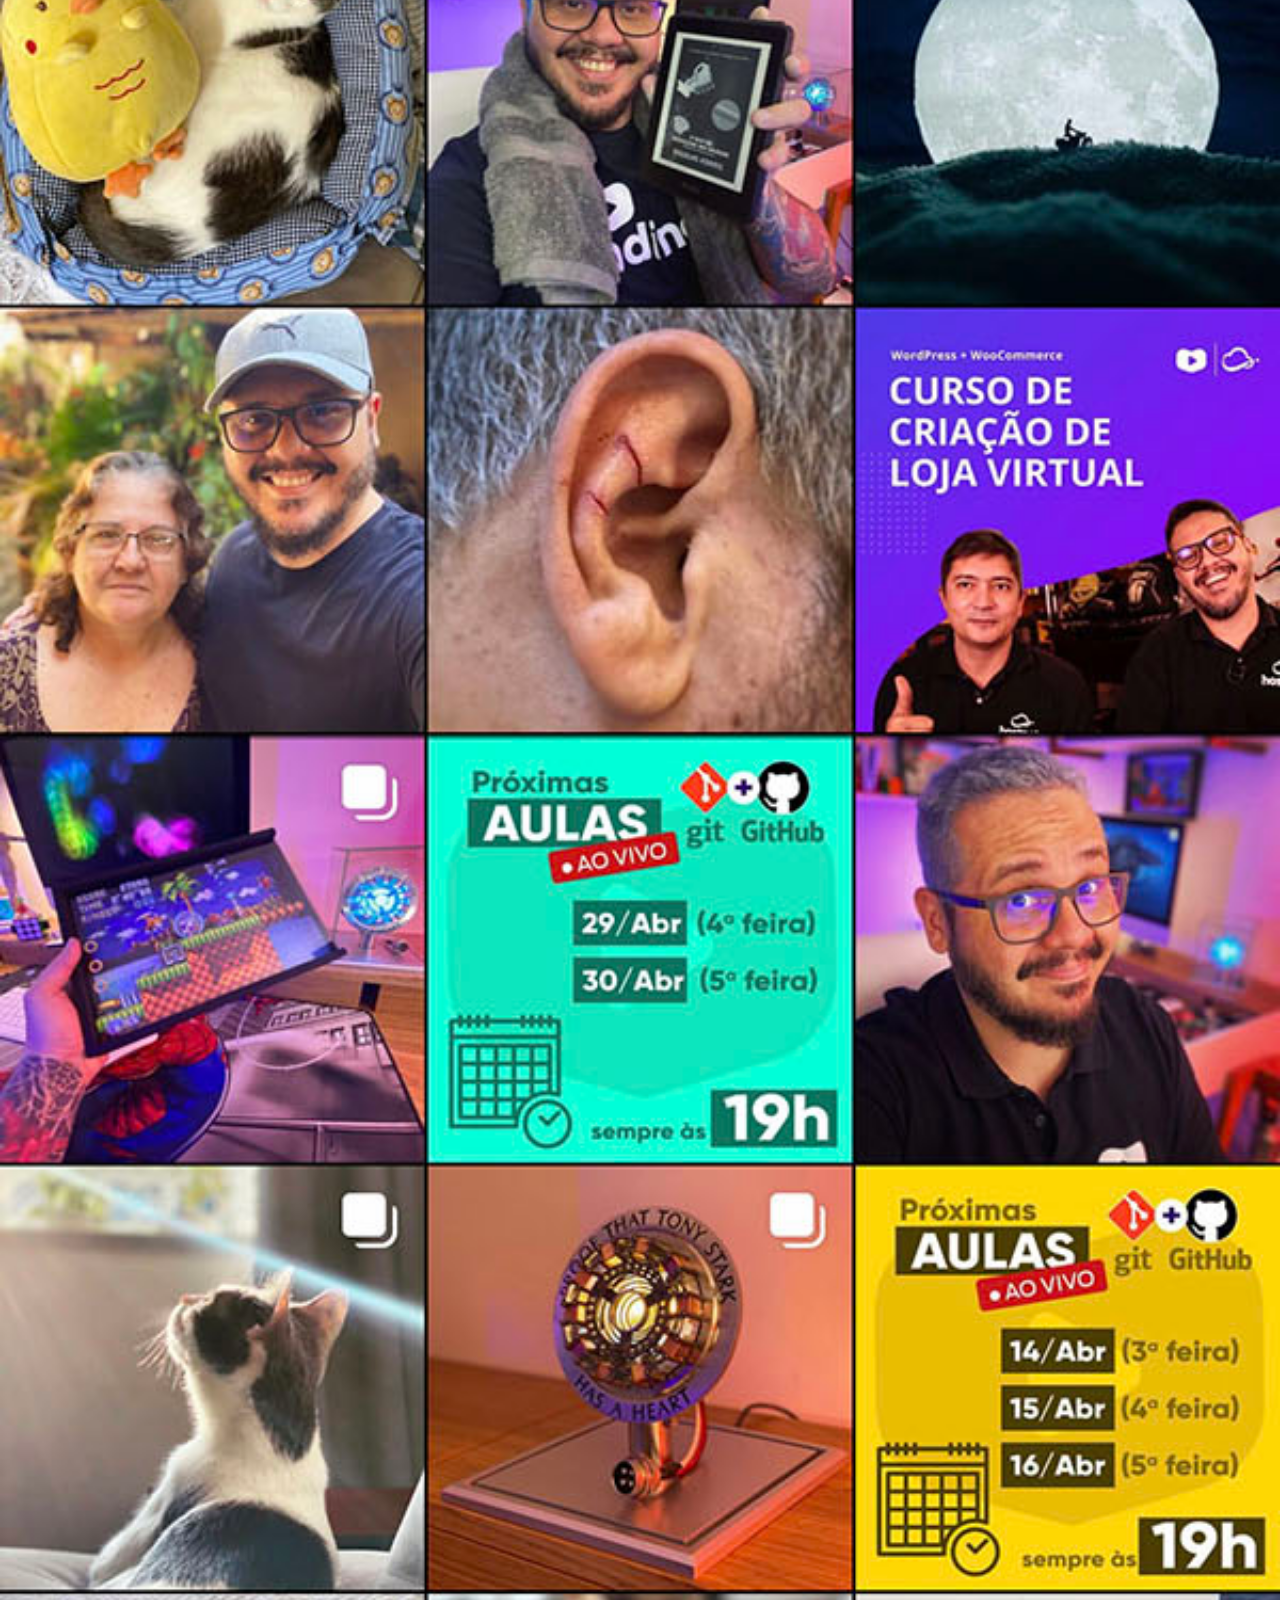
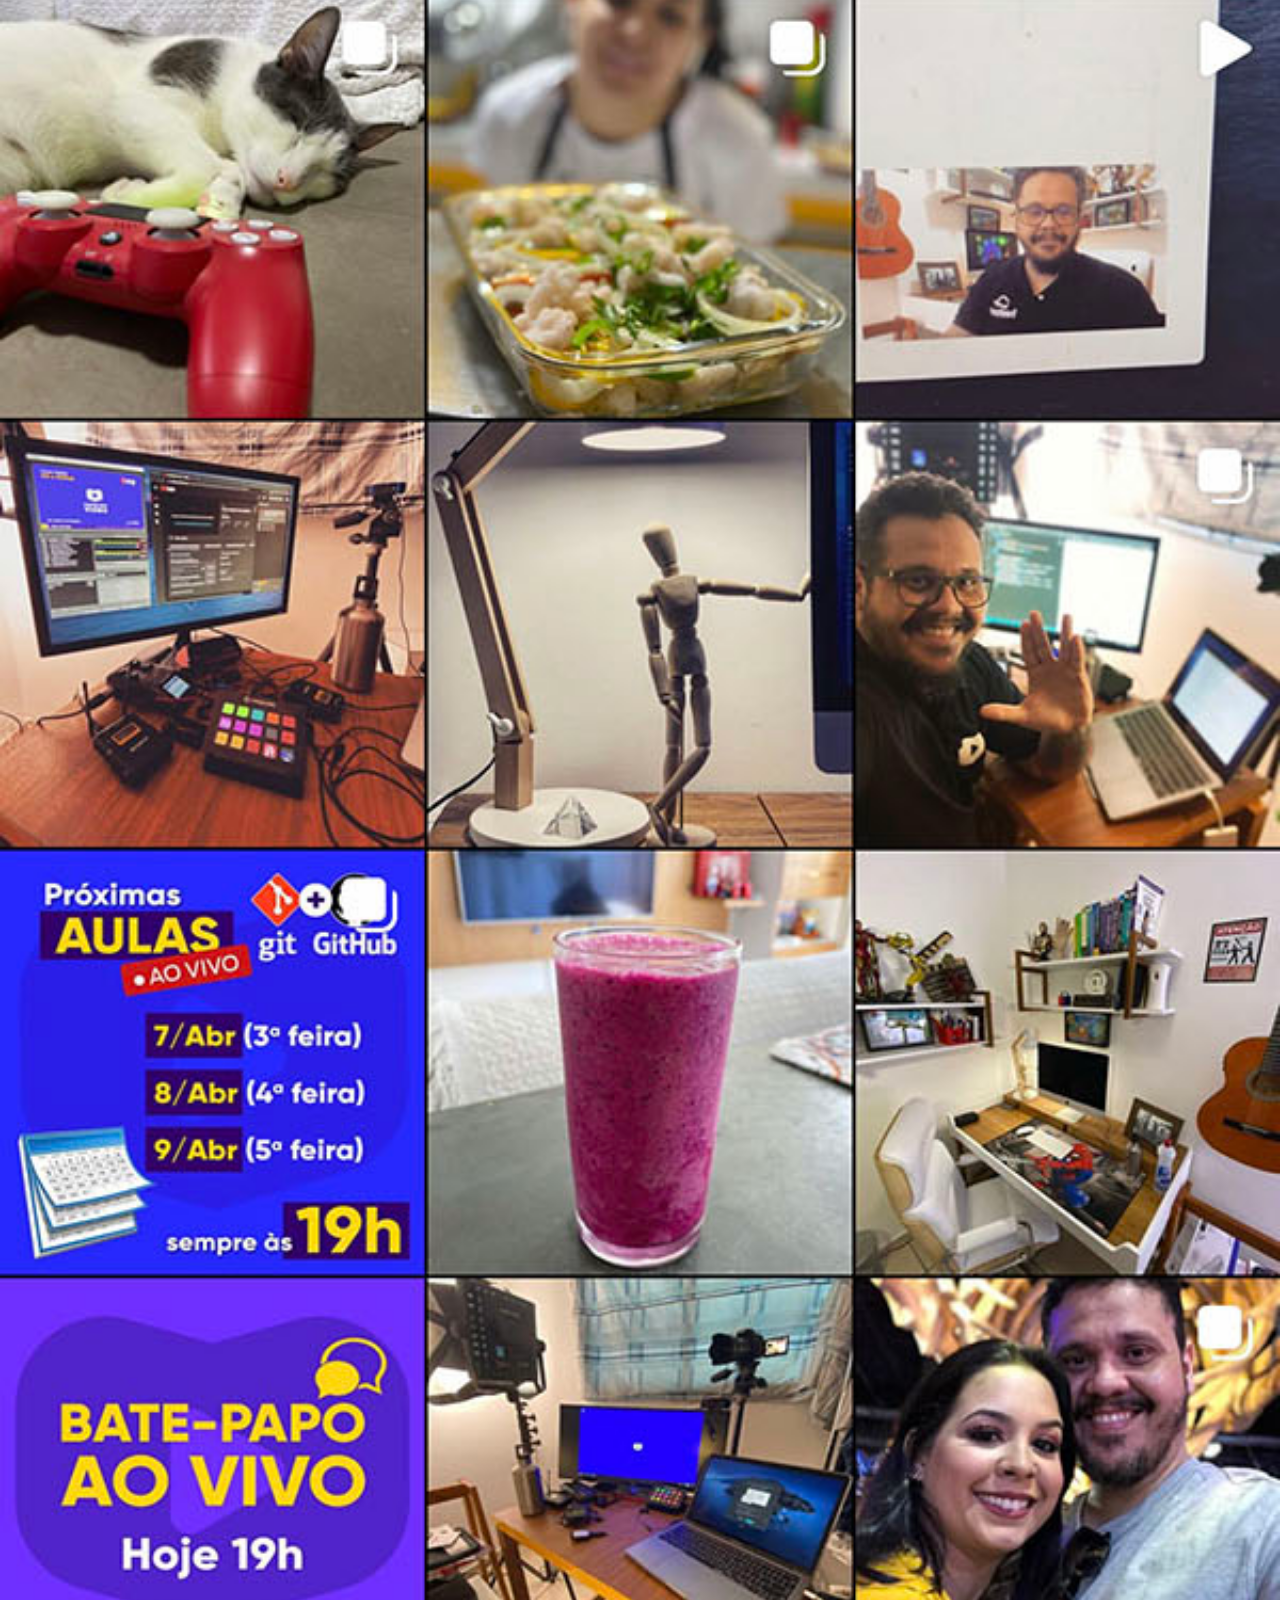
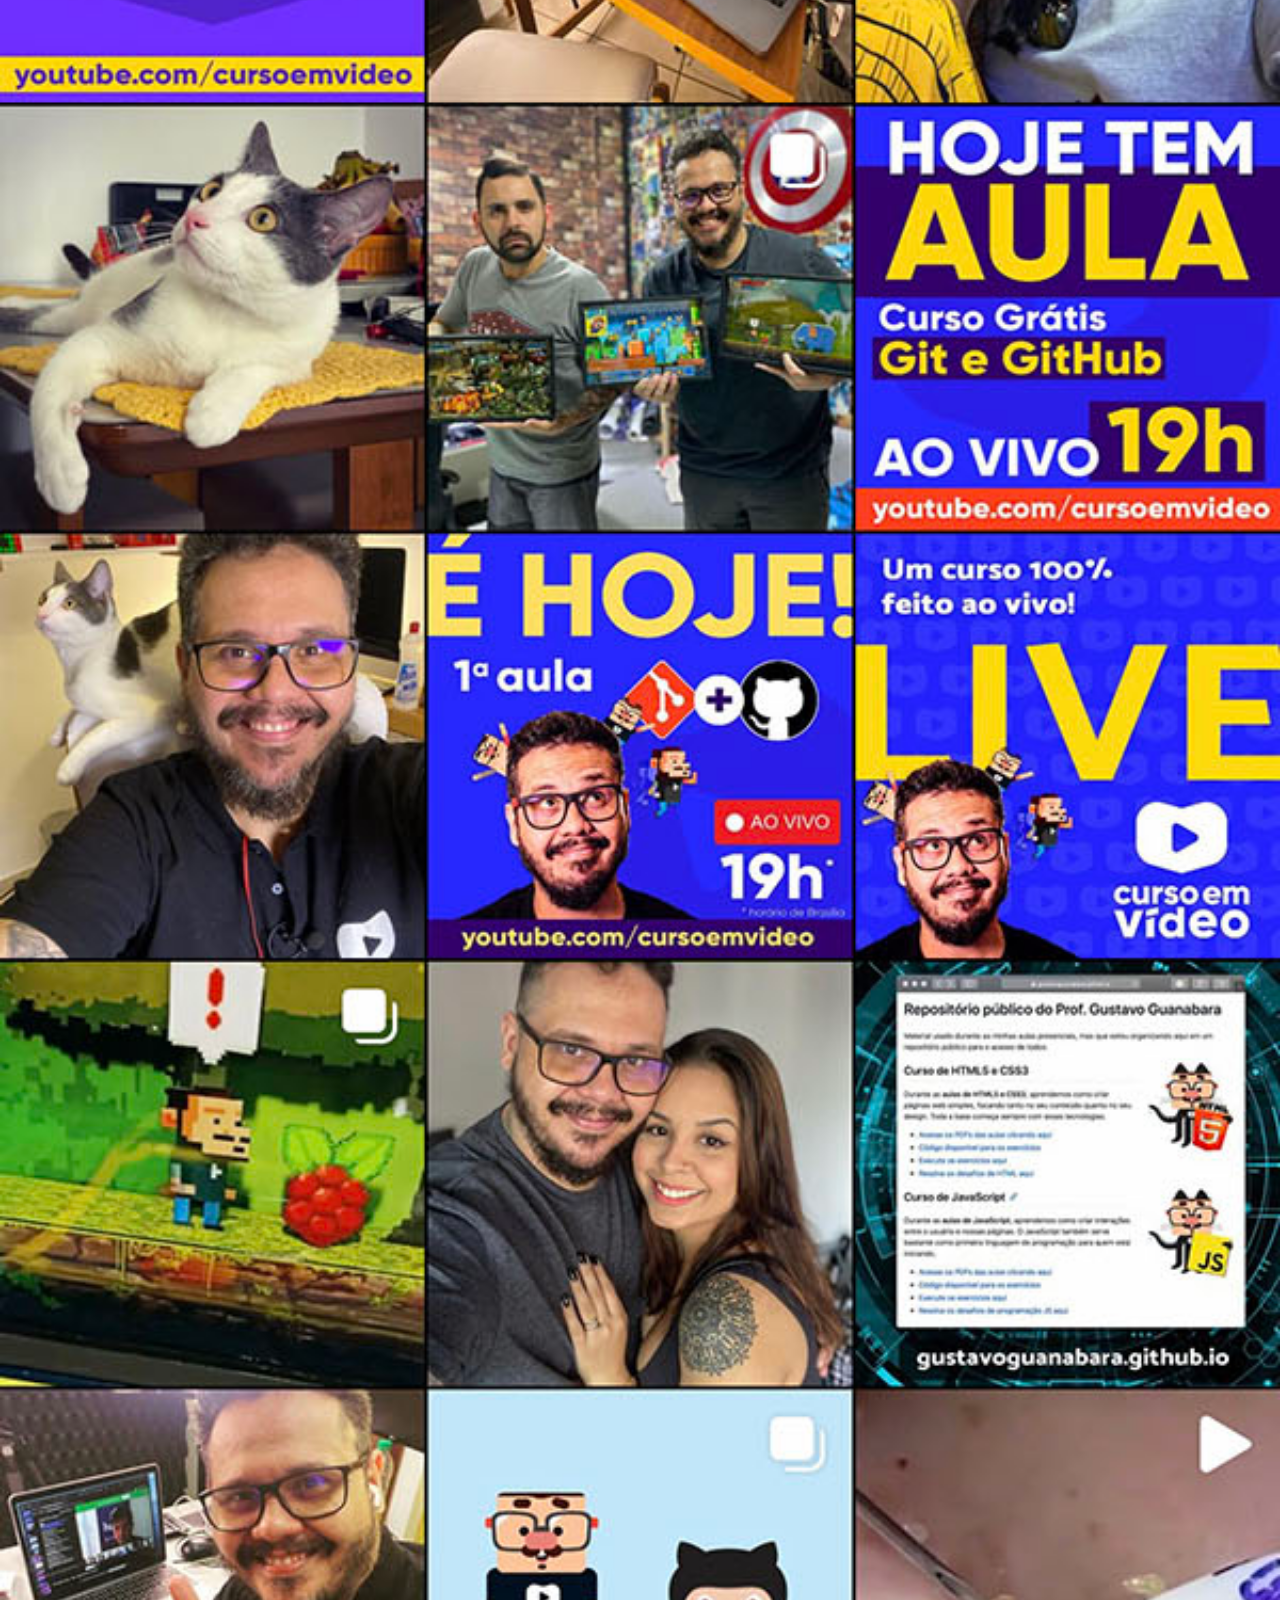
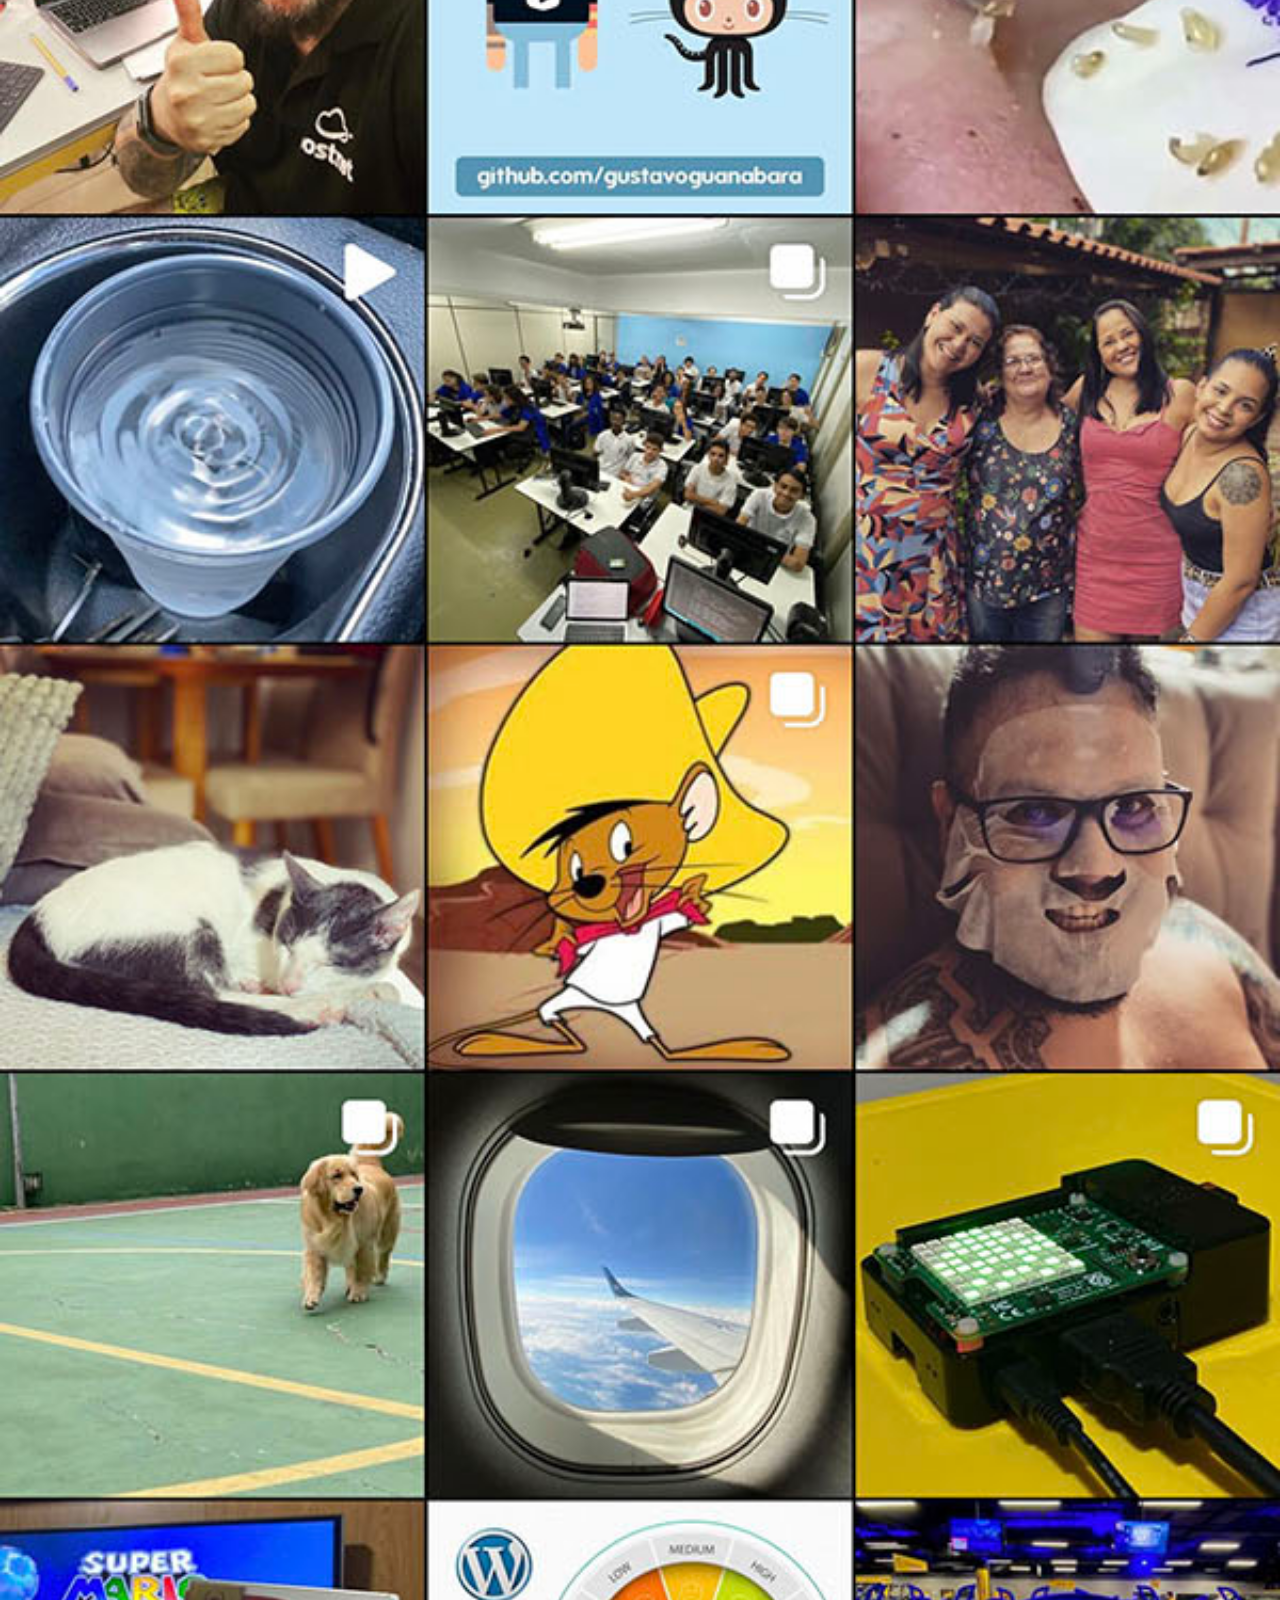
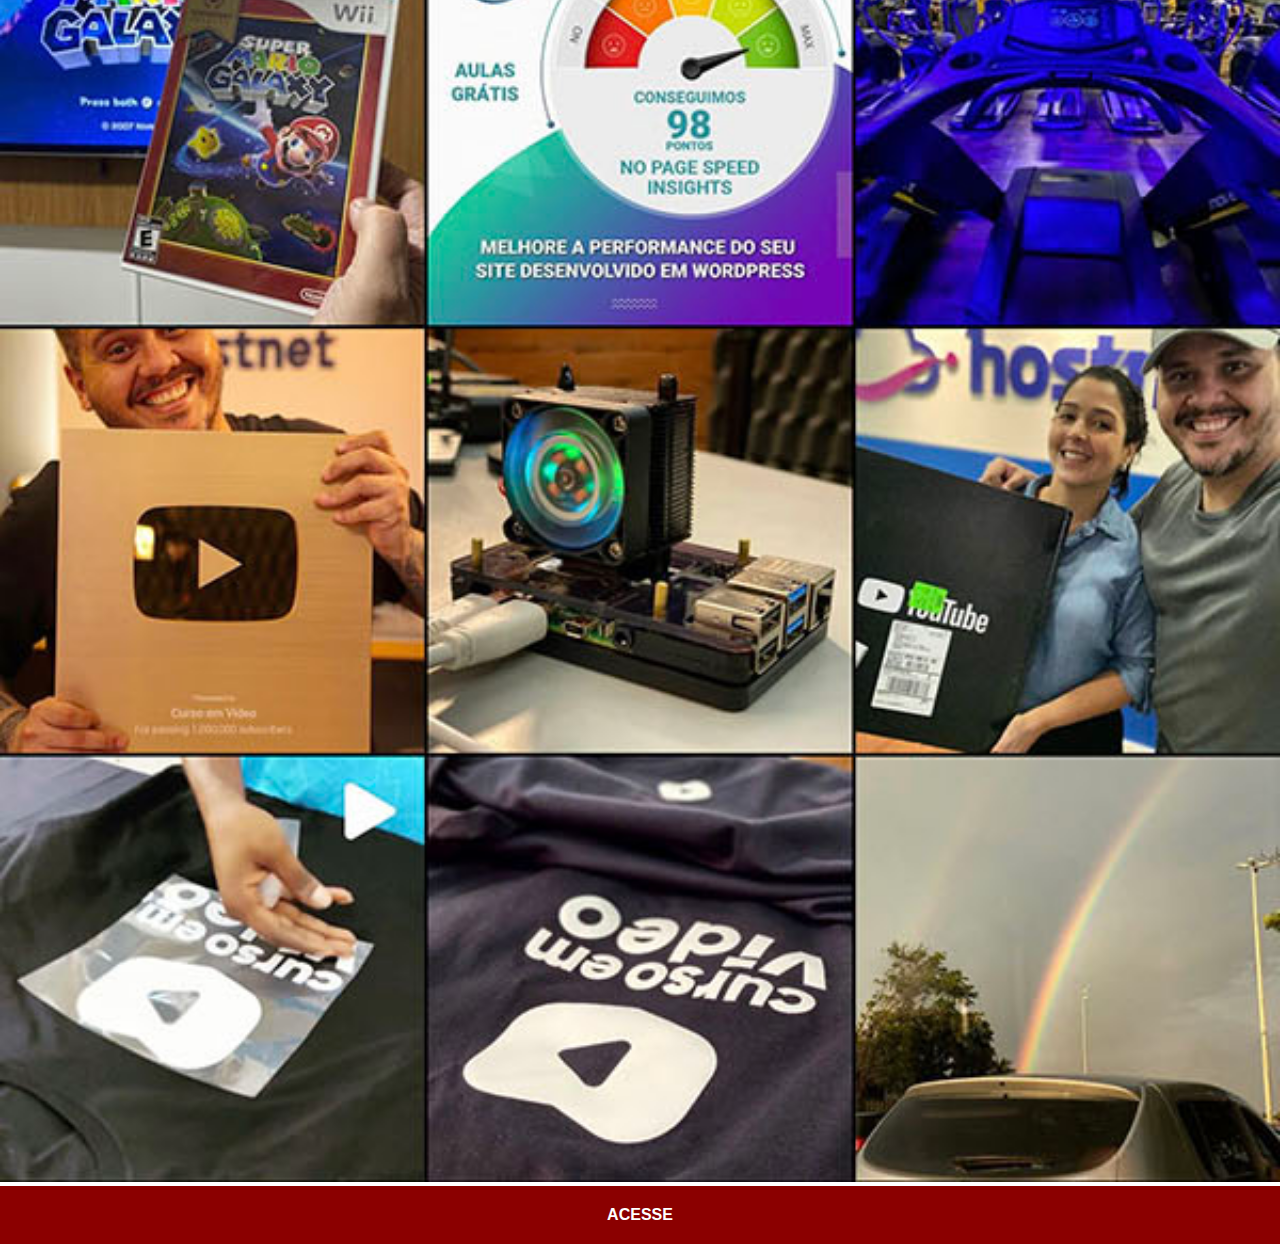
<file: Instagram.html>
<!DOCTYPE html>
<html lang="pt-br">
<head>
    <meta charset="UTF-8">
    <meta name="viewport" content="width=device-width, initial-scale=1.0">
    <title>Instagram</title>
    <link rel="stylesheet" href="estilos/social.css">
</head>
<body>
    <img src="imagens/tela-instagram.jpg" alt="Instagram">
    <a href="https://www.instagram.com/erivaschaves/" target="_blank">ACESSE</a>
</body>
</html>
</file>
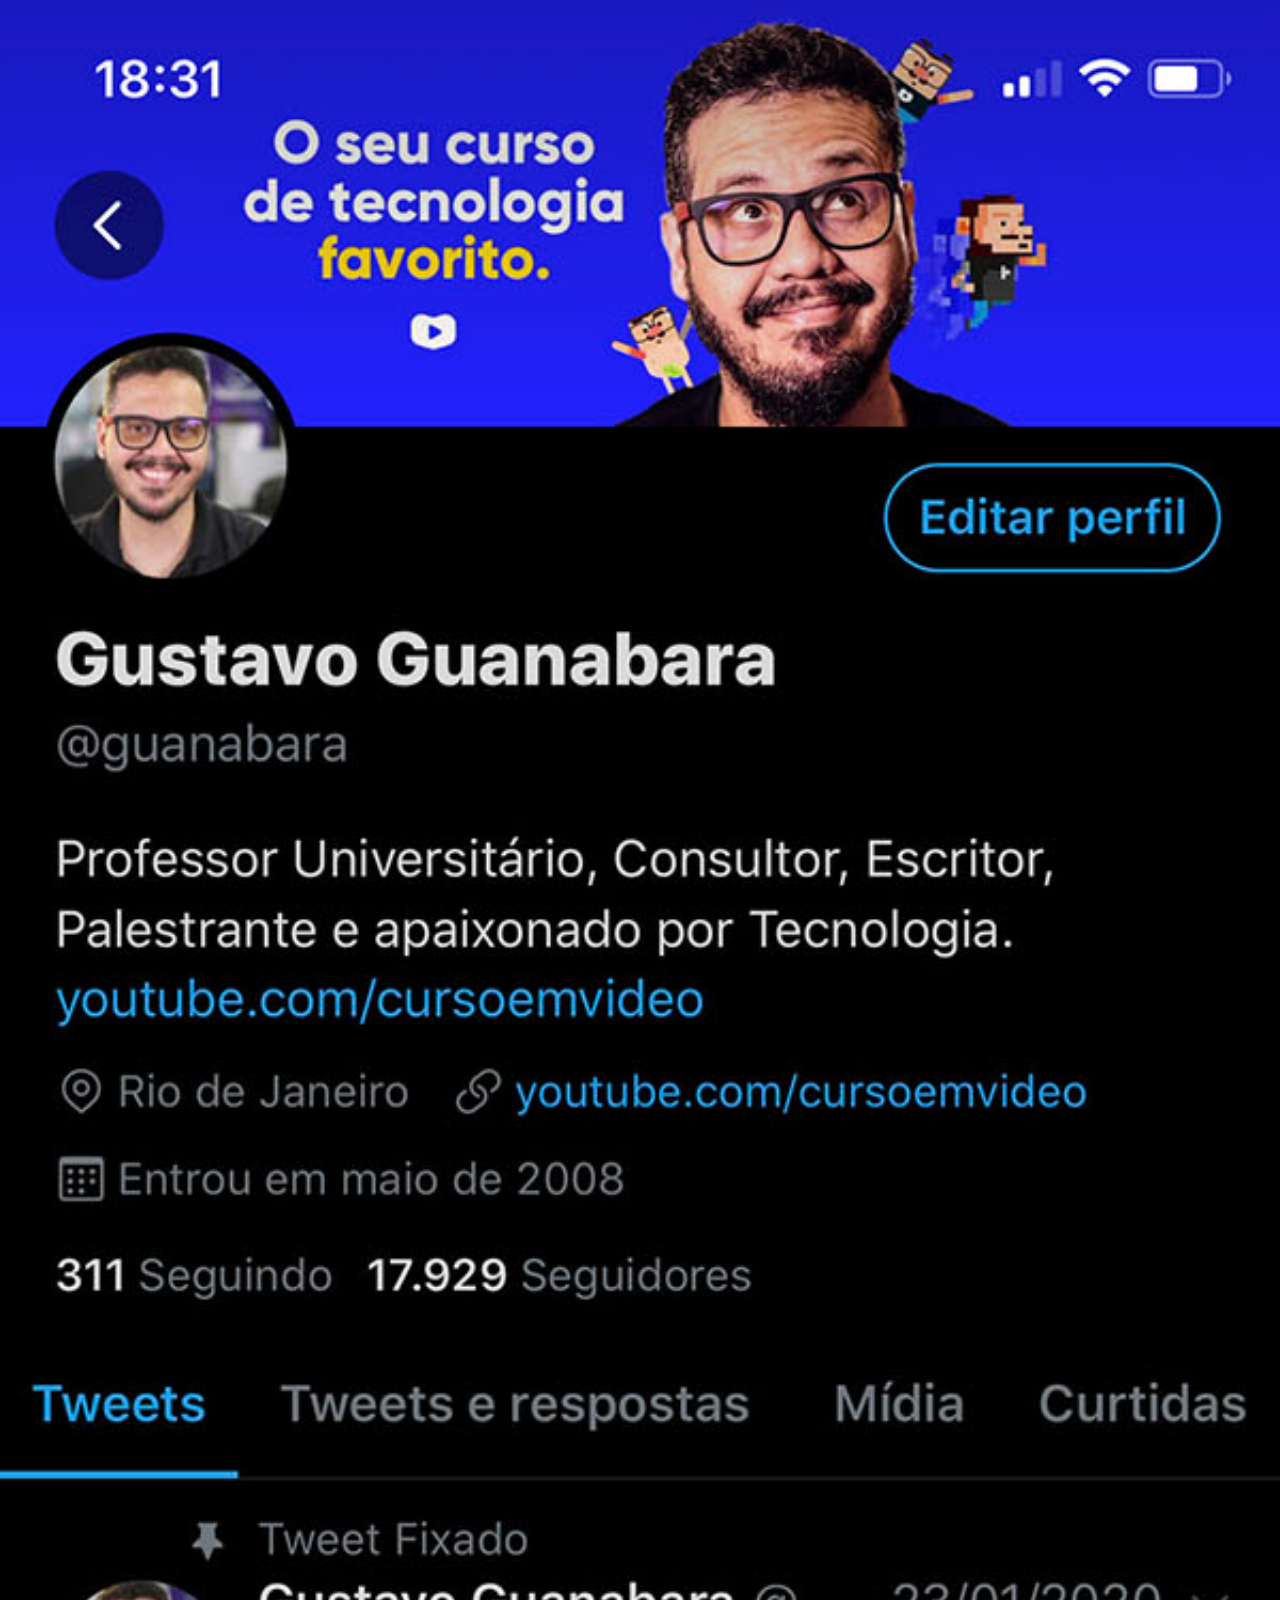
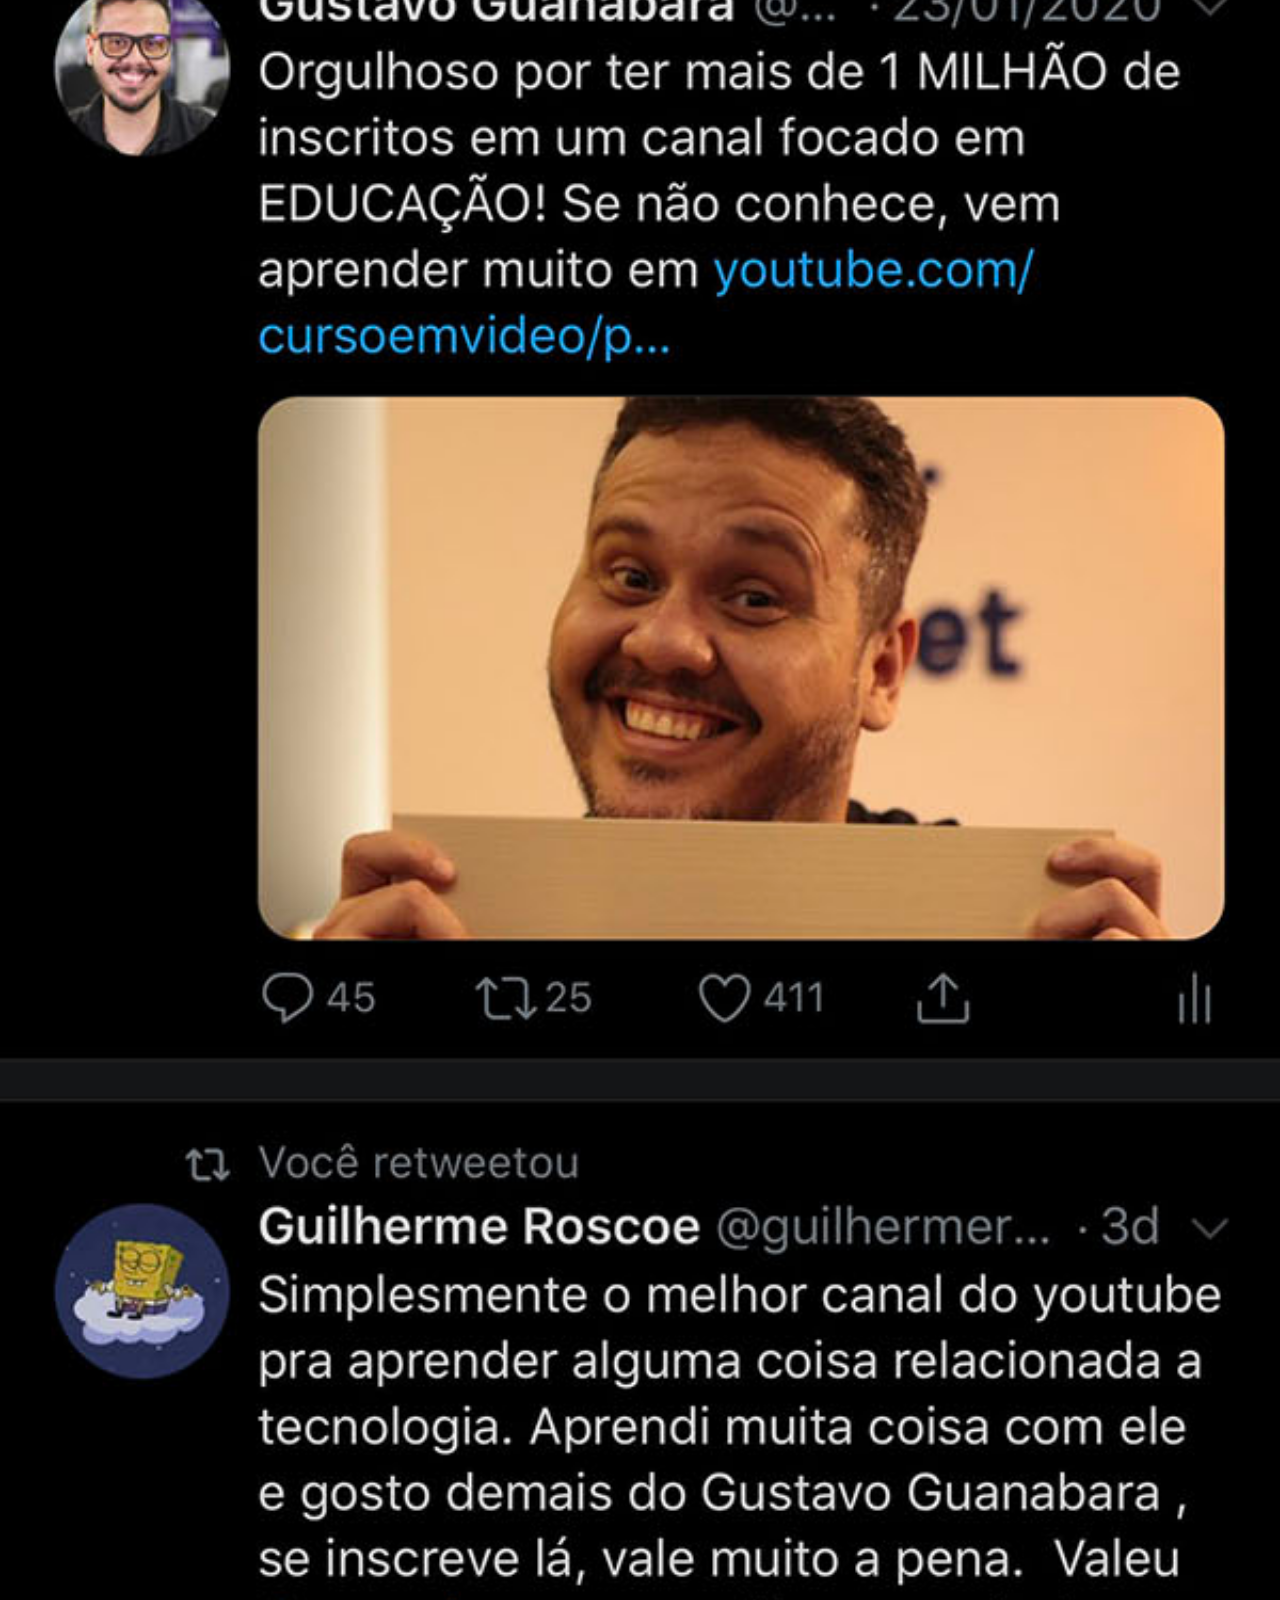
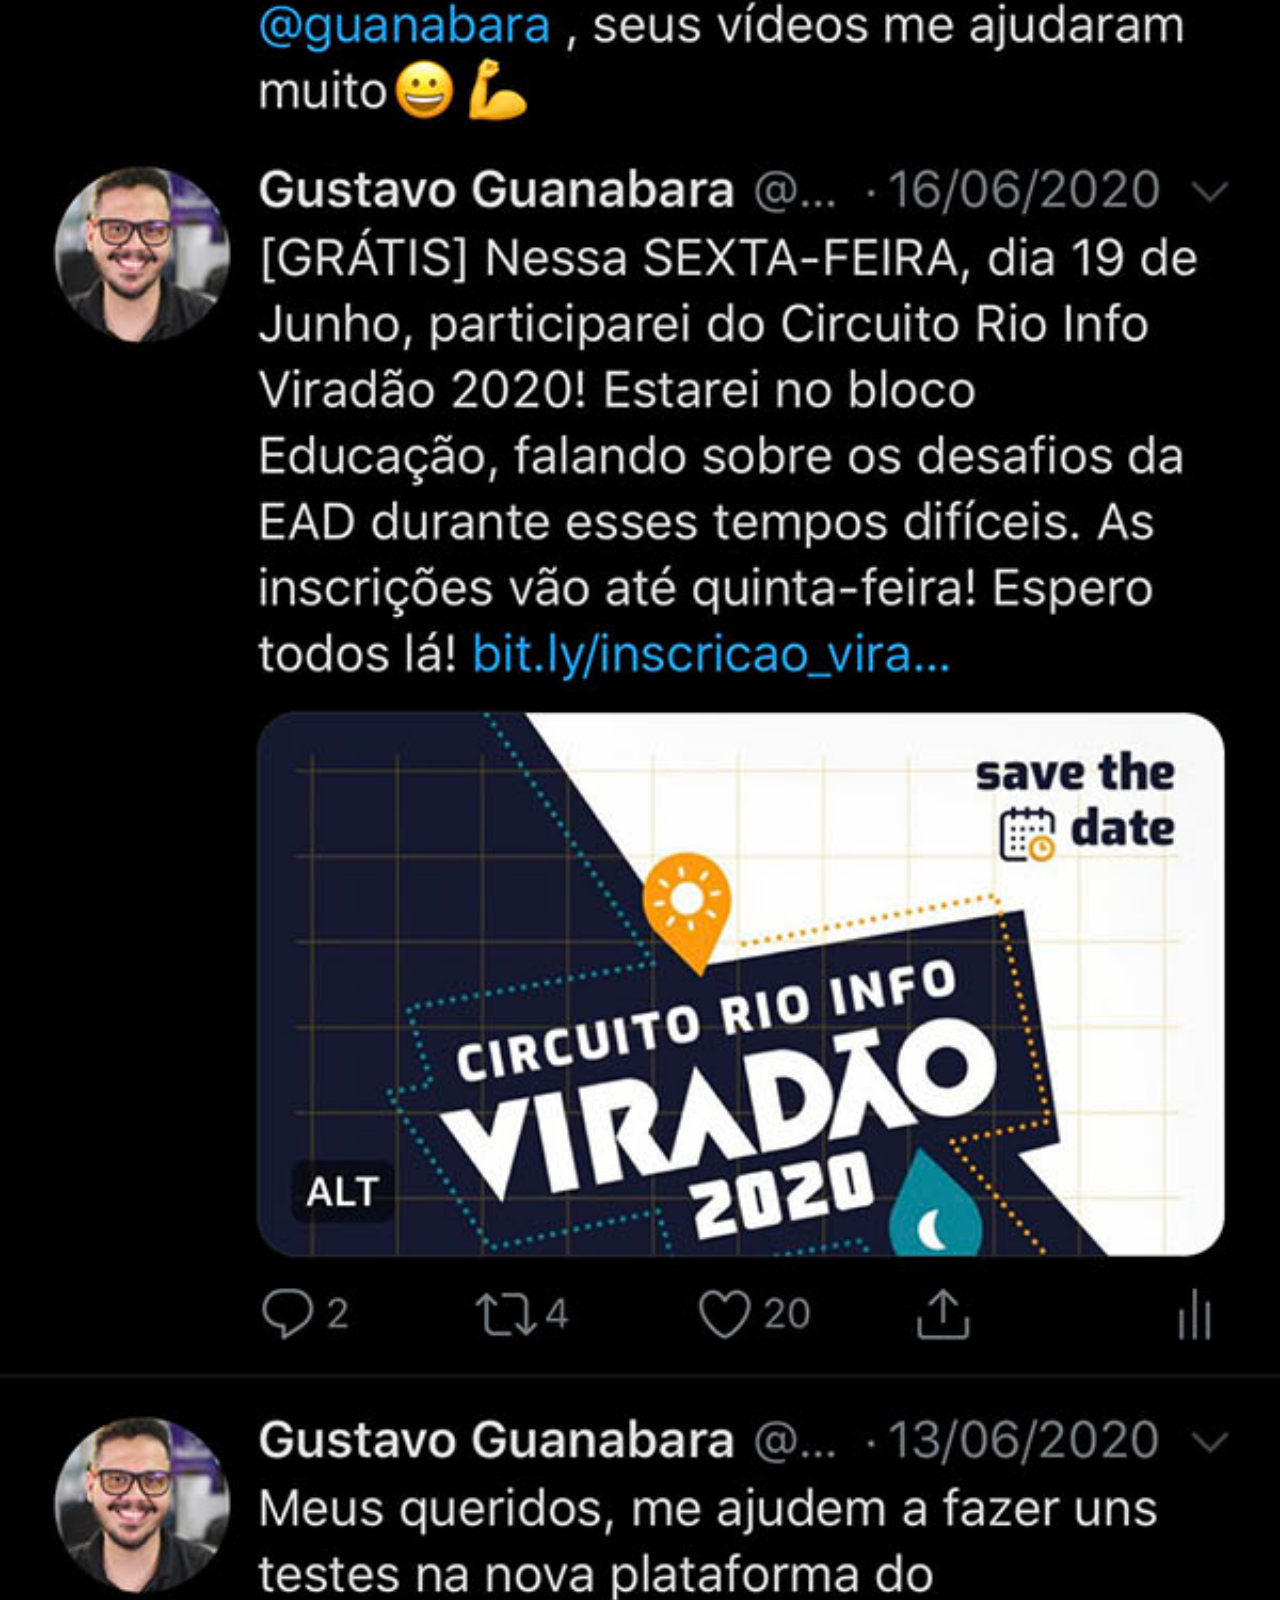
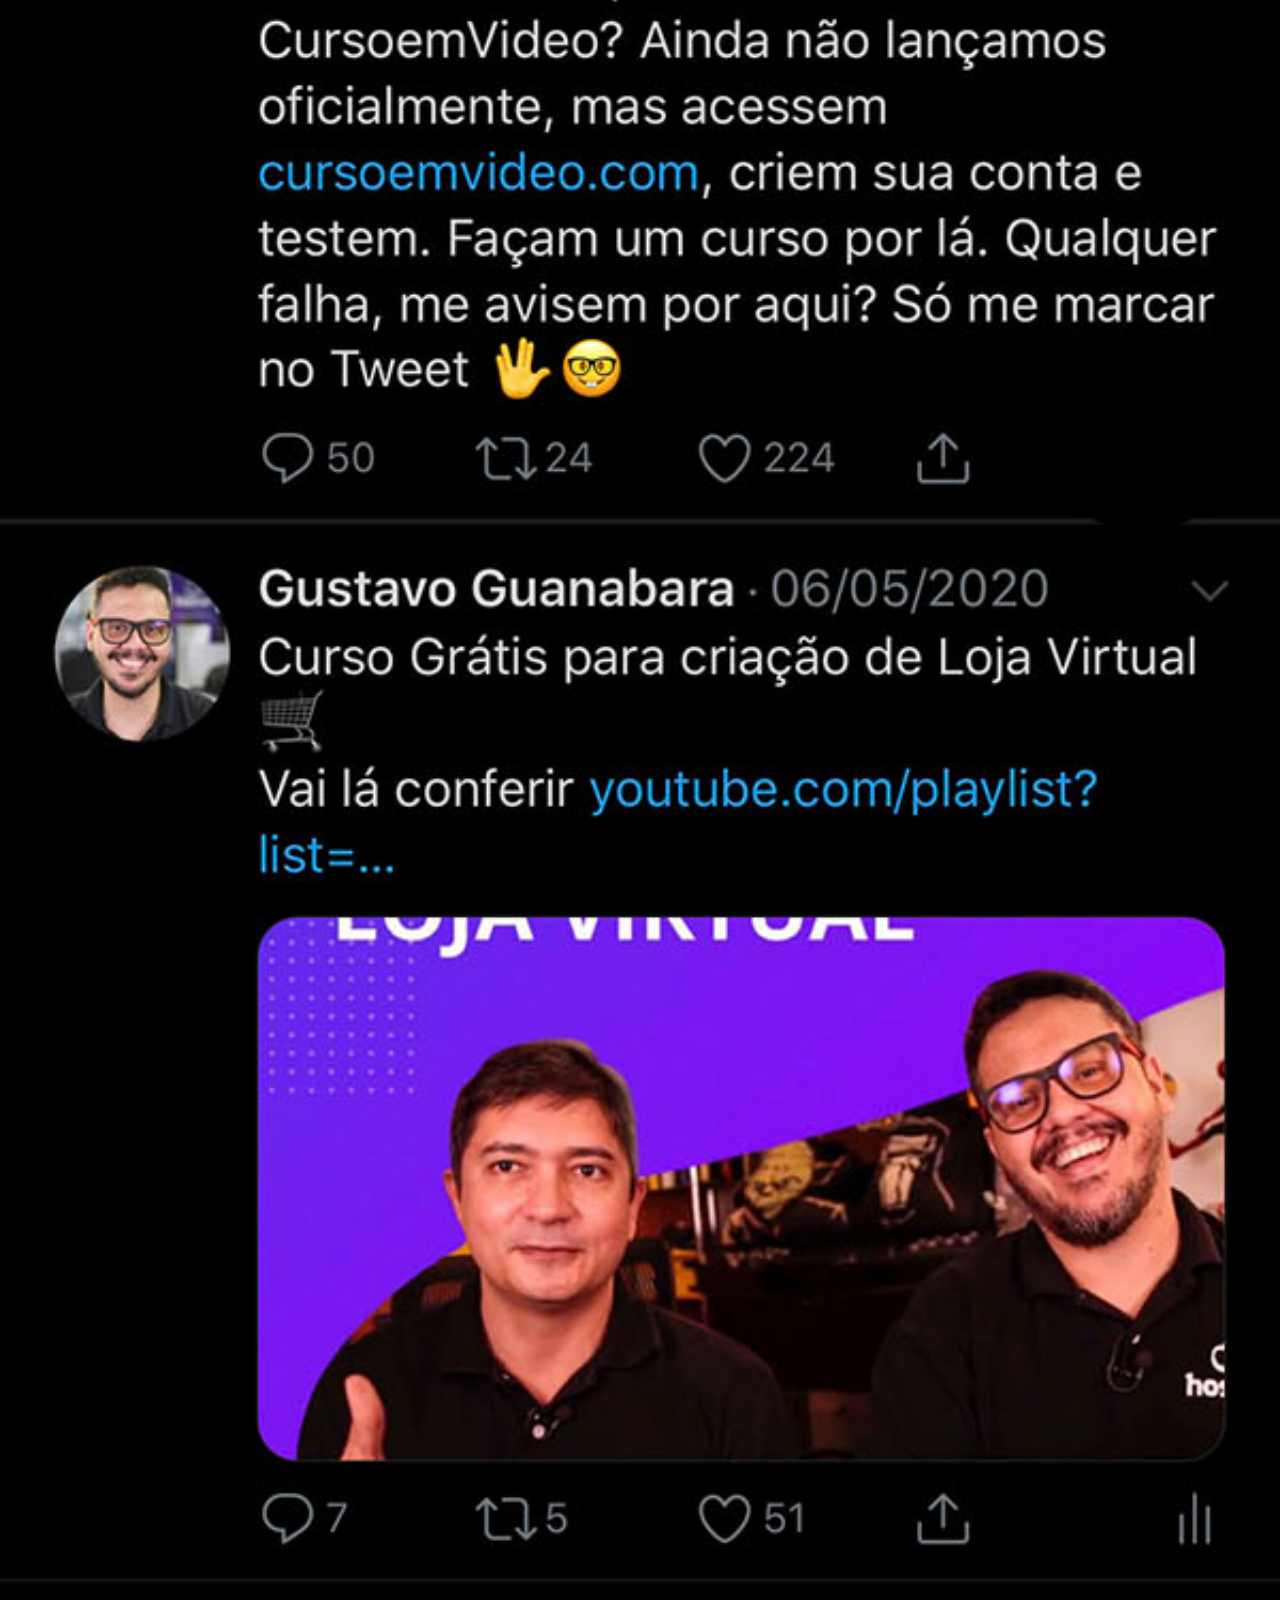
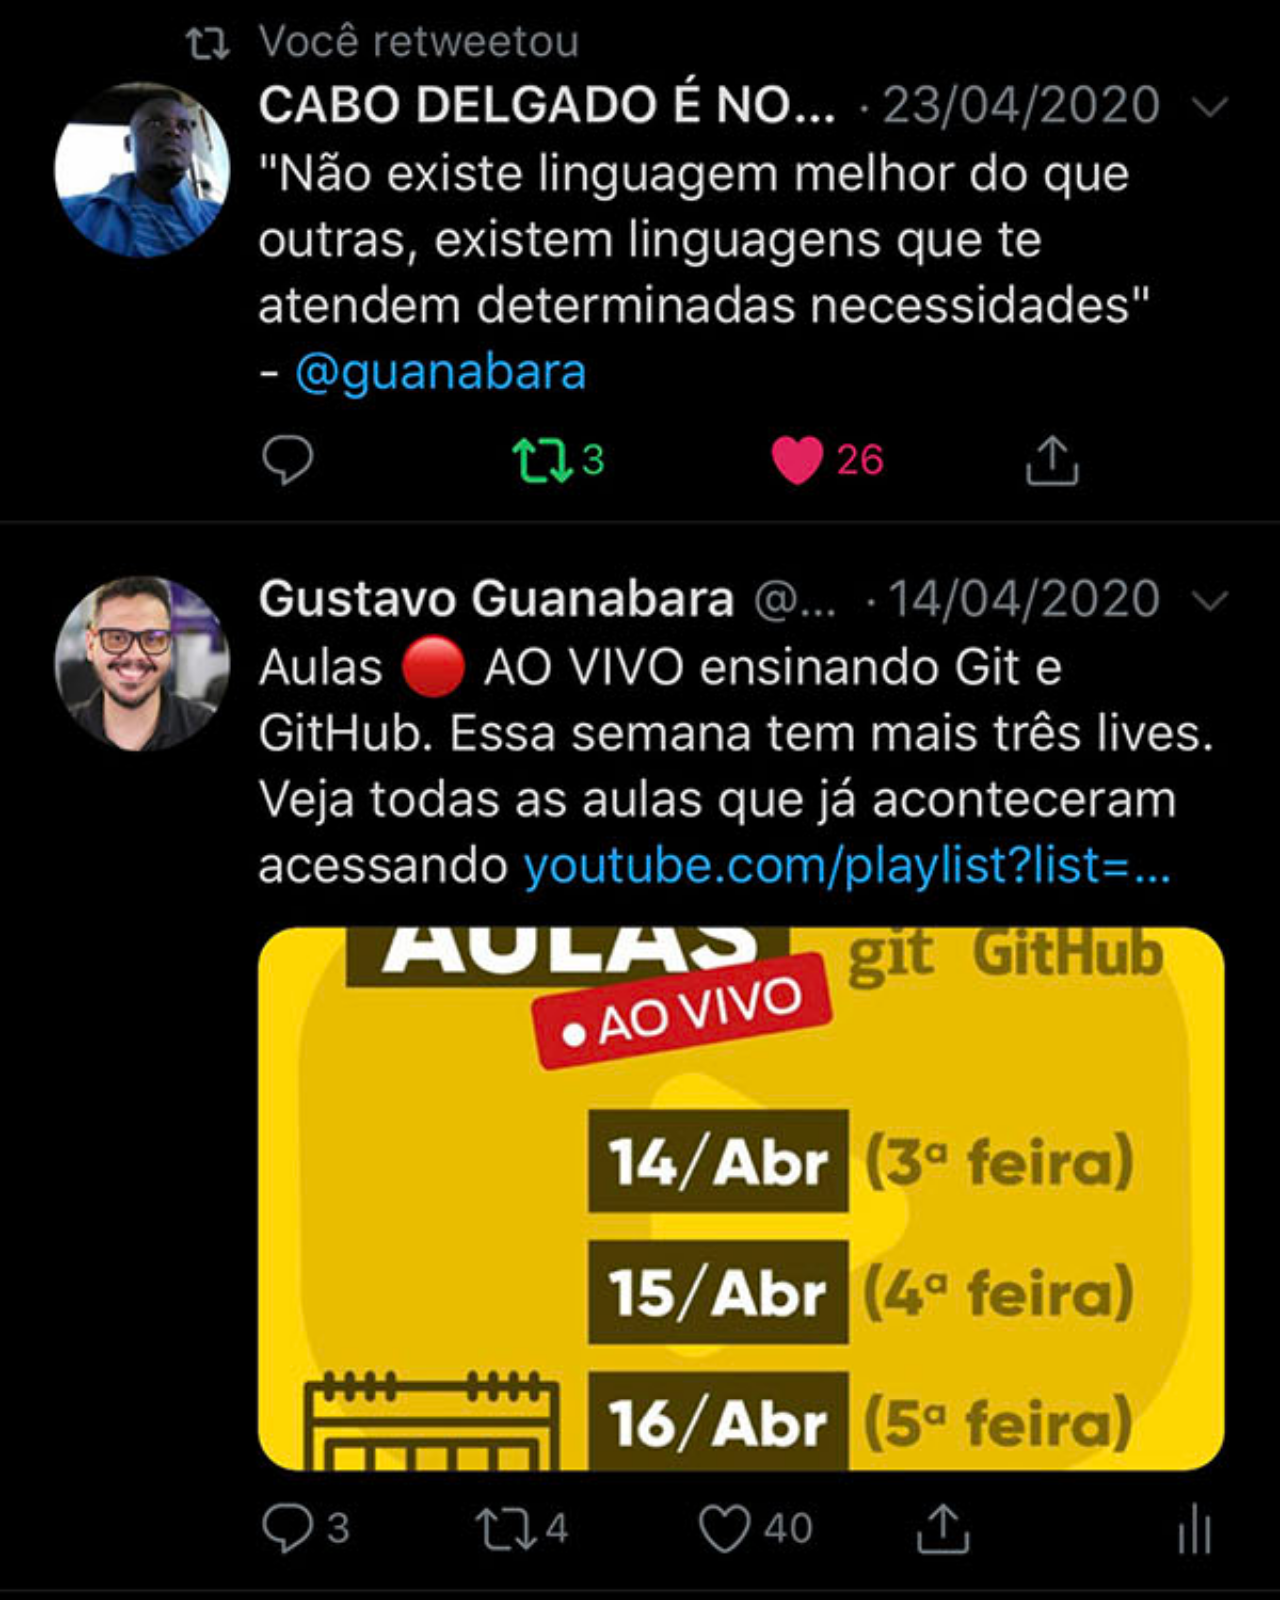
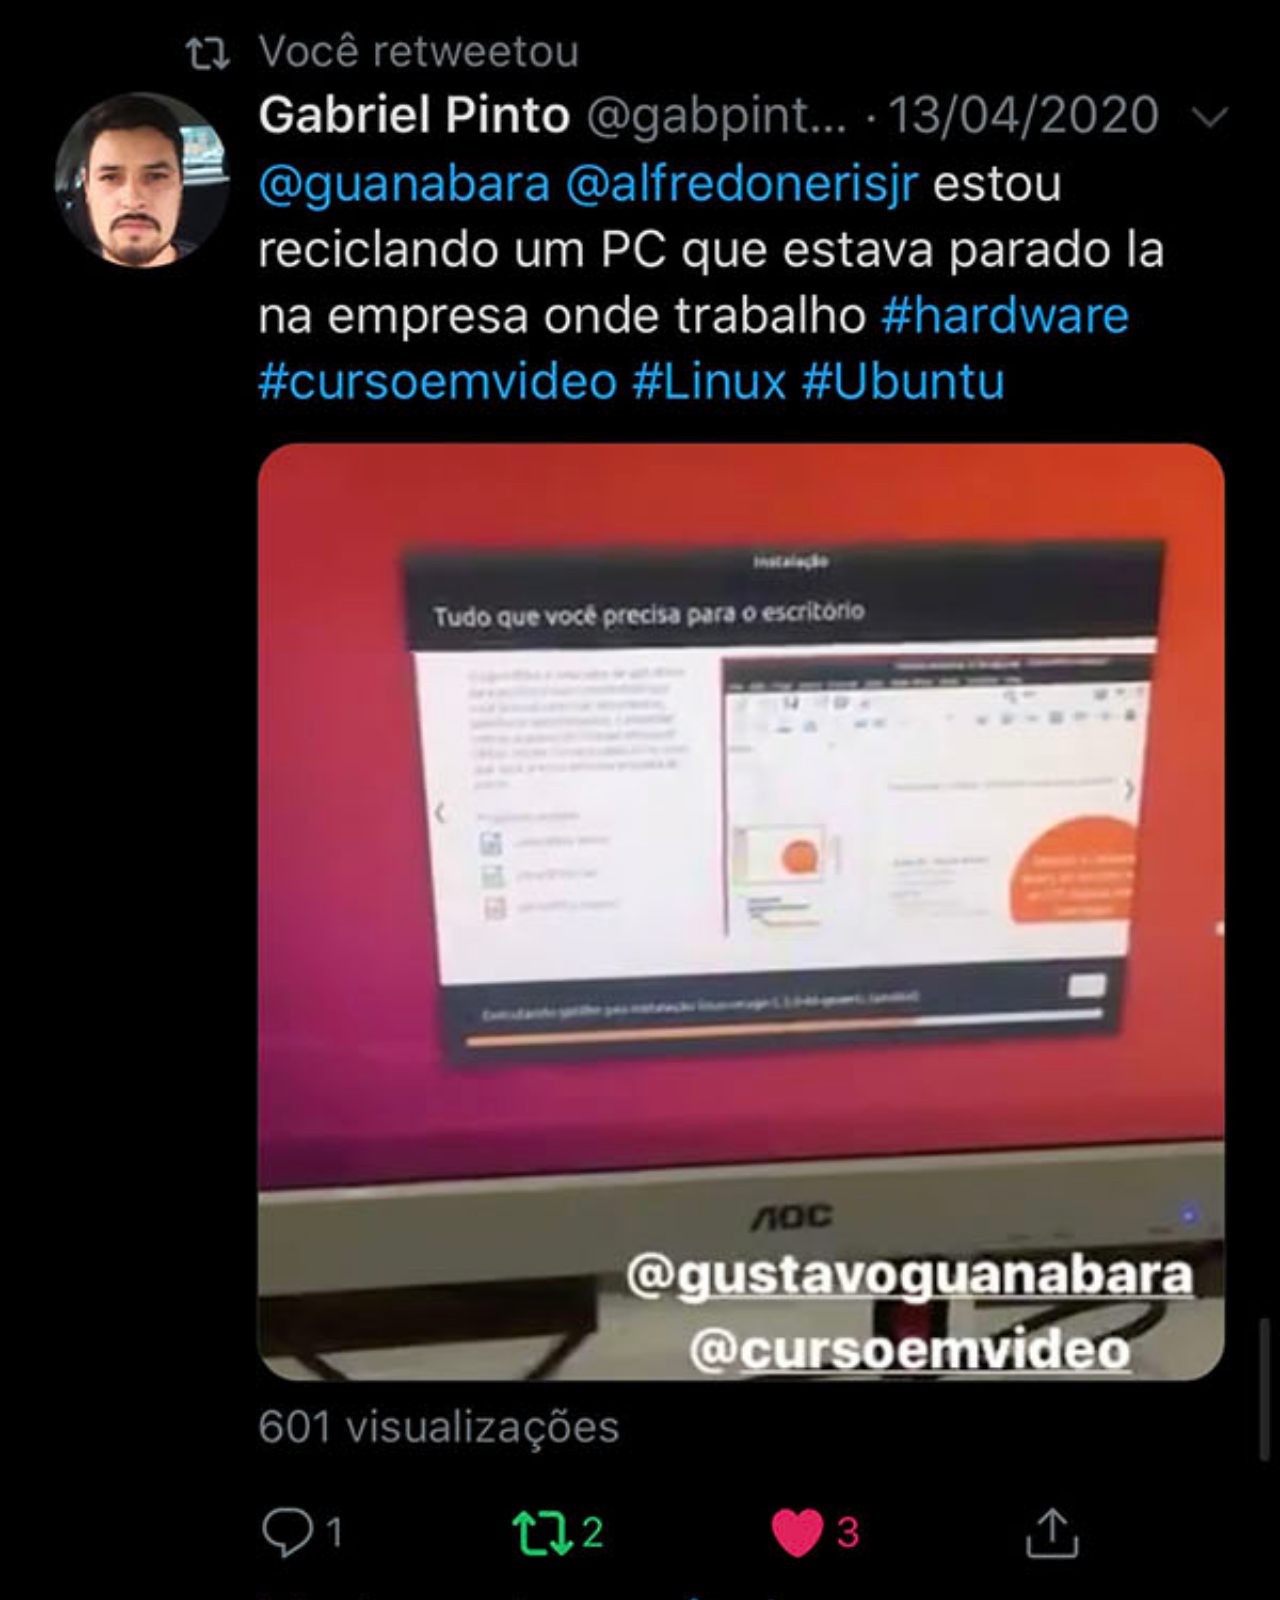
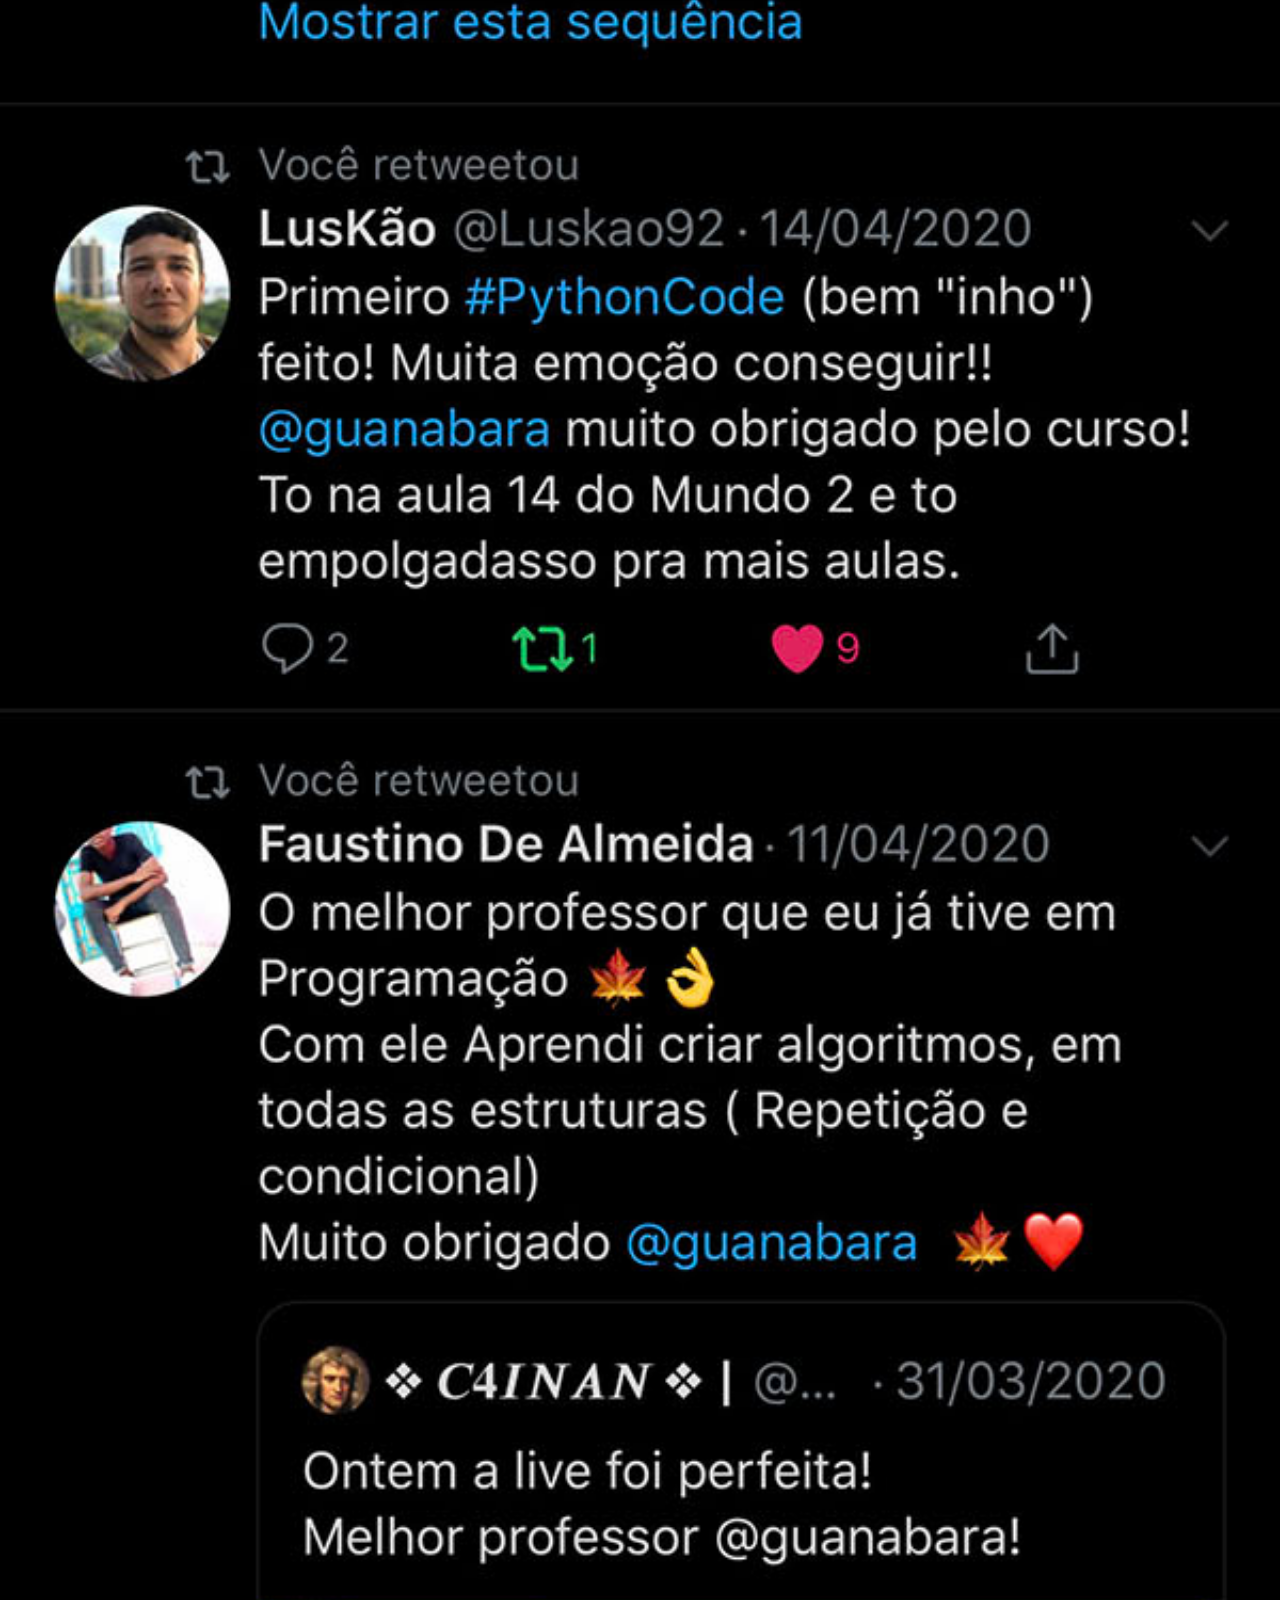
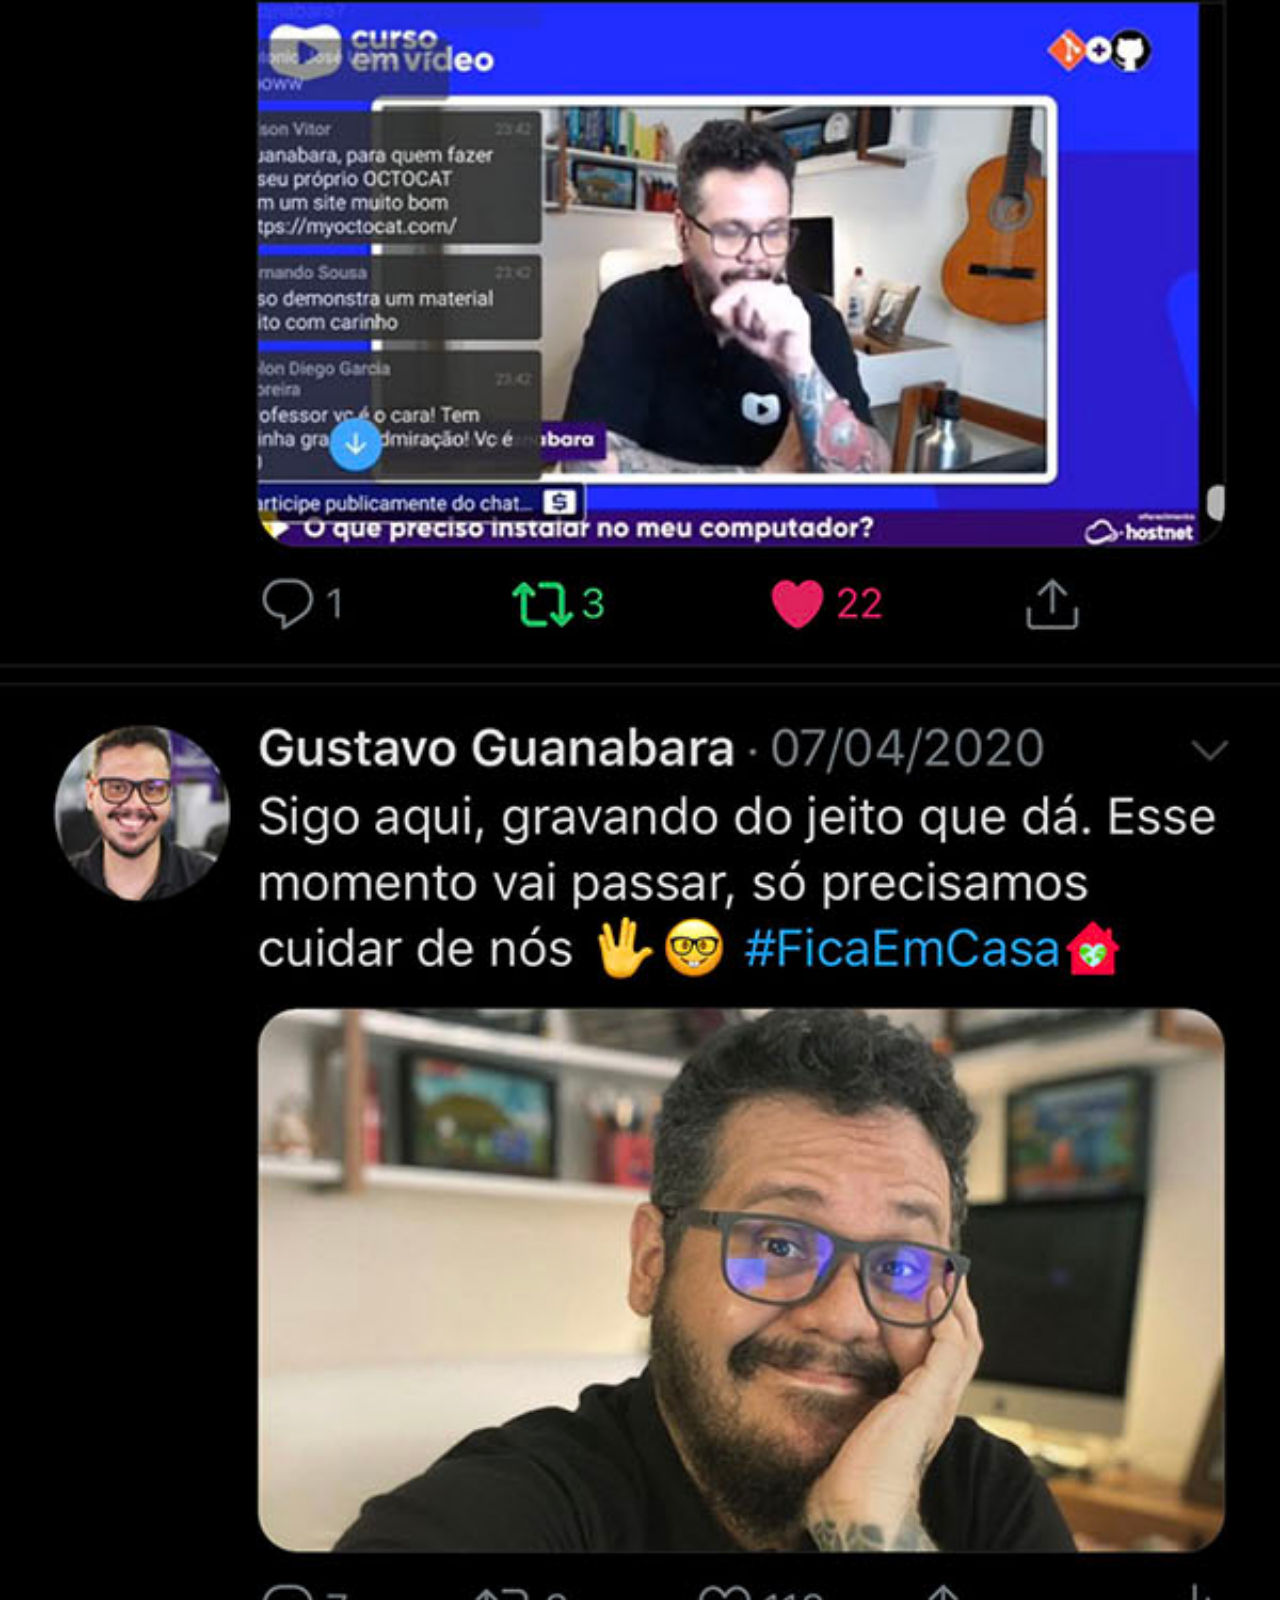
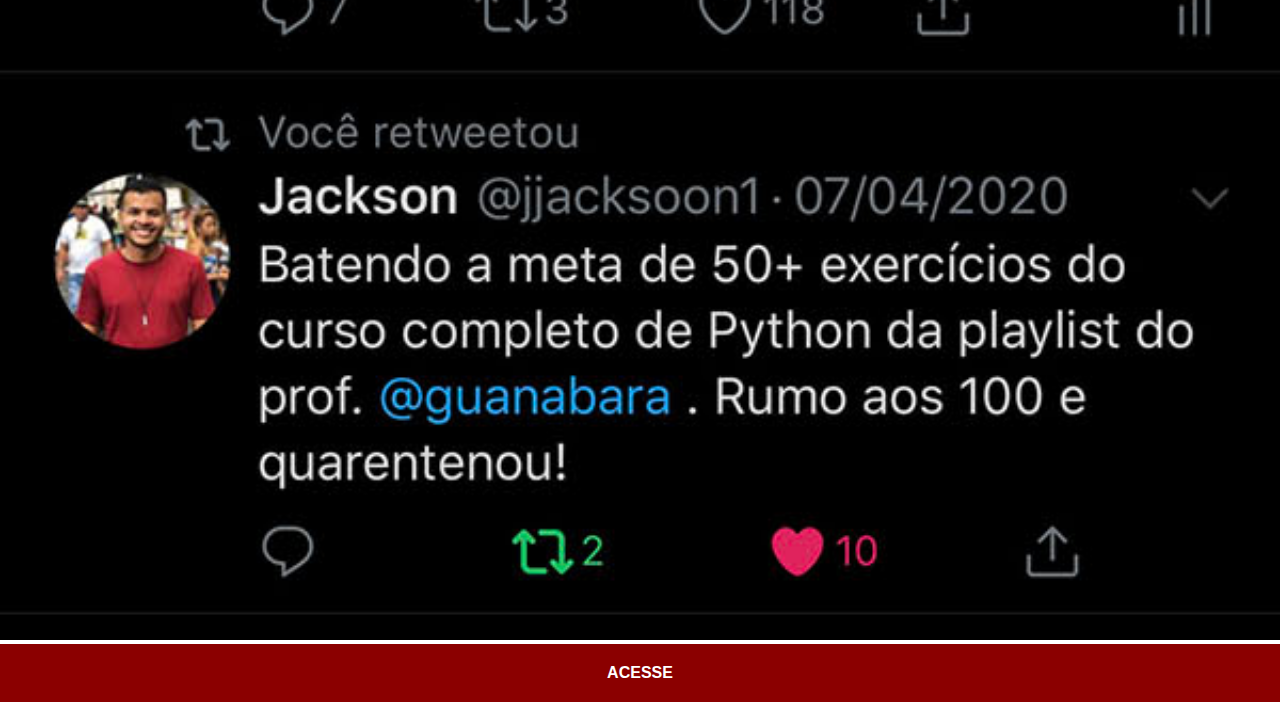
<file: Twiter.html>
<!DOCTYPE html>
<html lang="en">
<head>
    <meta charset="UTF-8">
    <meta name="viewport" content="width=device-width, initial-scale=1.0">
    <title>Twiter</title>
    <link rel="stylesheet" href="estilos/social.css">
</head>
<body>
    <img src="imagens/tela-twitter.jpg" alt="Facebook">
    <a href="https://twitter.com/guanabara" 
    target="_blank">ACESSE</a> 
    
</body>
</html>
</file>
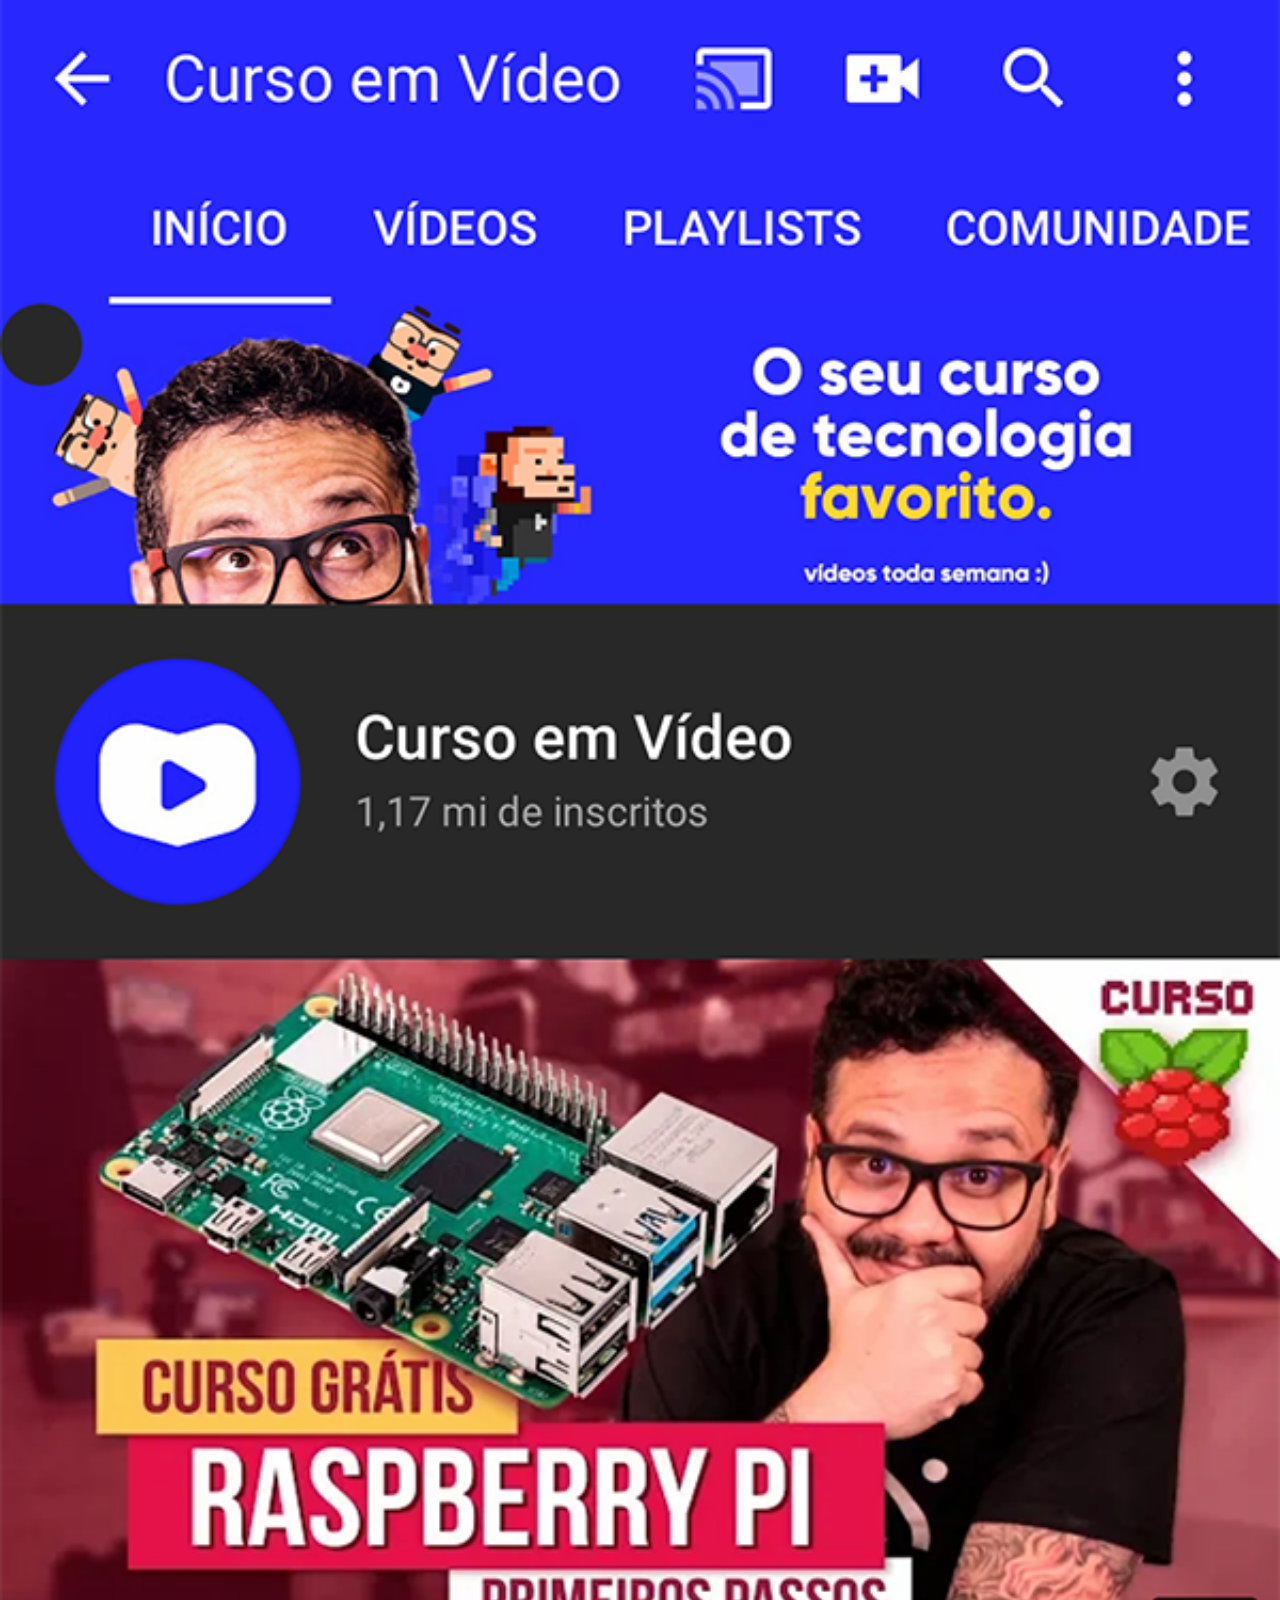
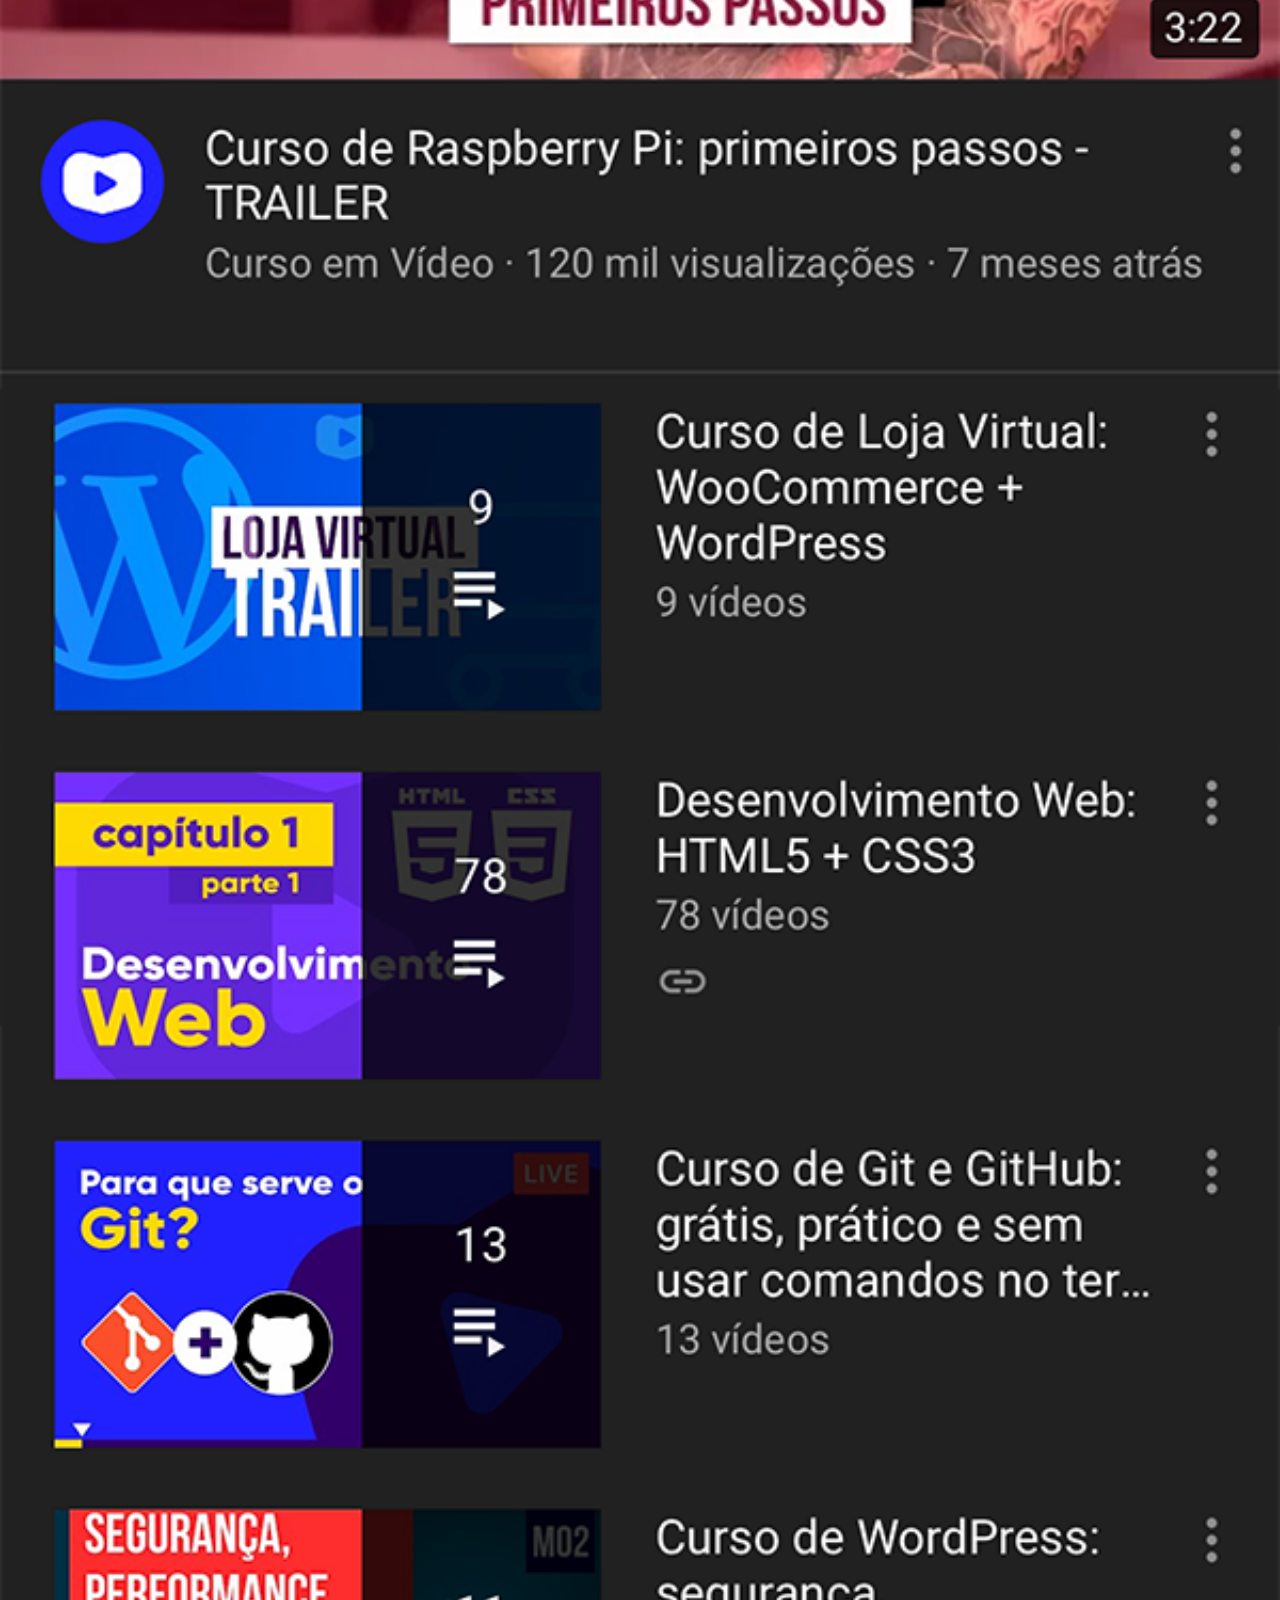
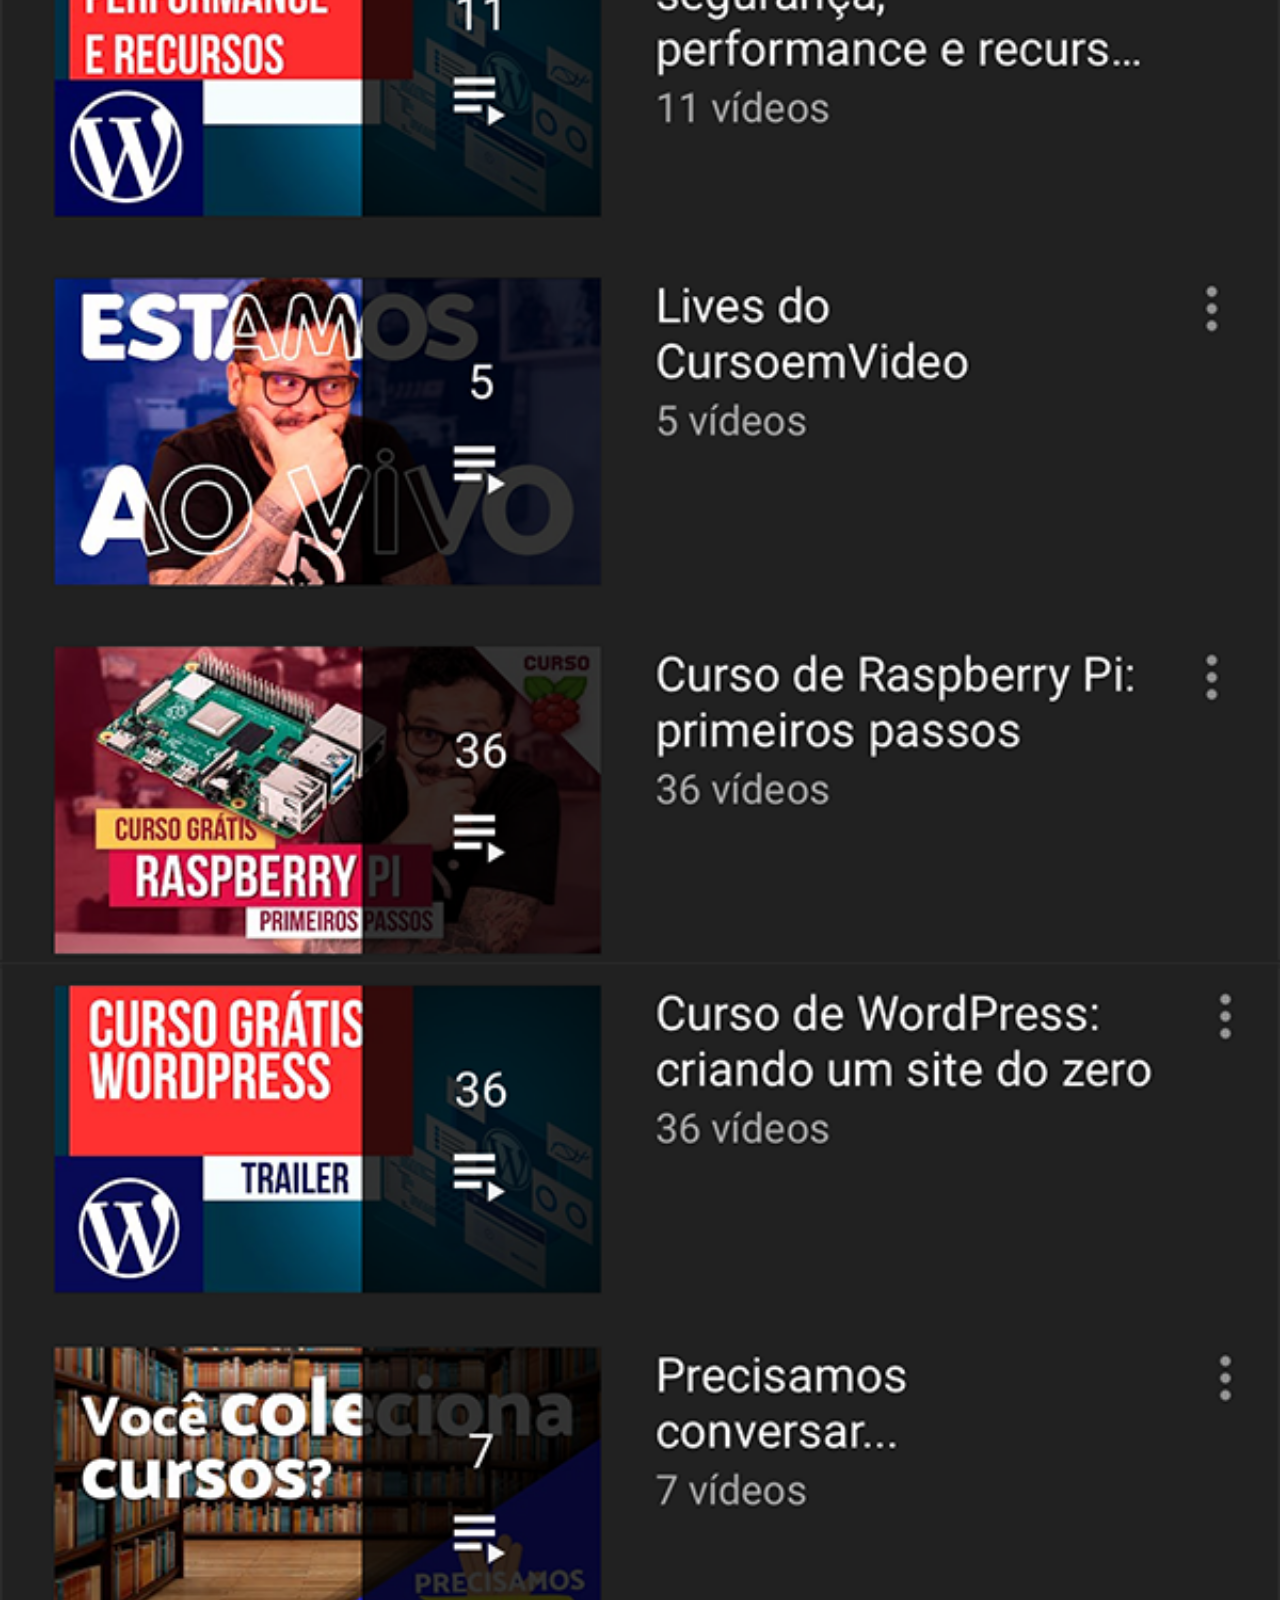
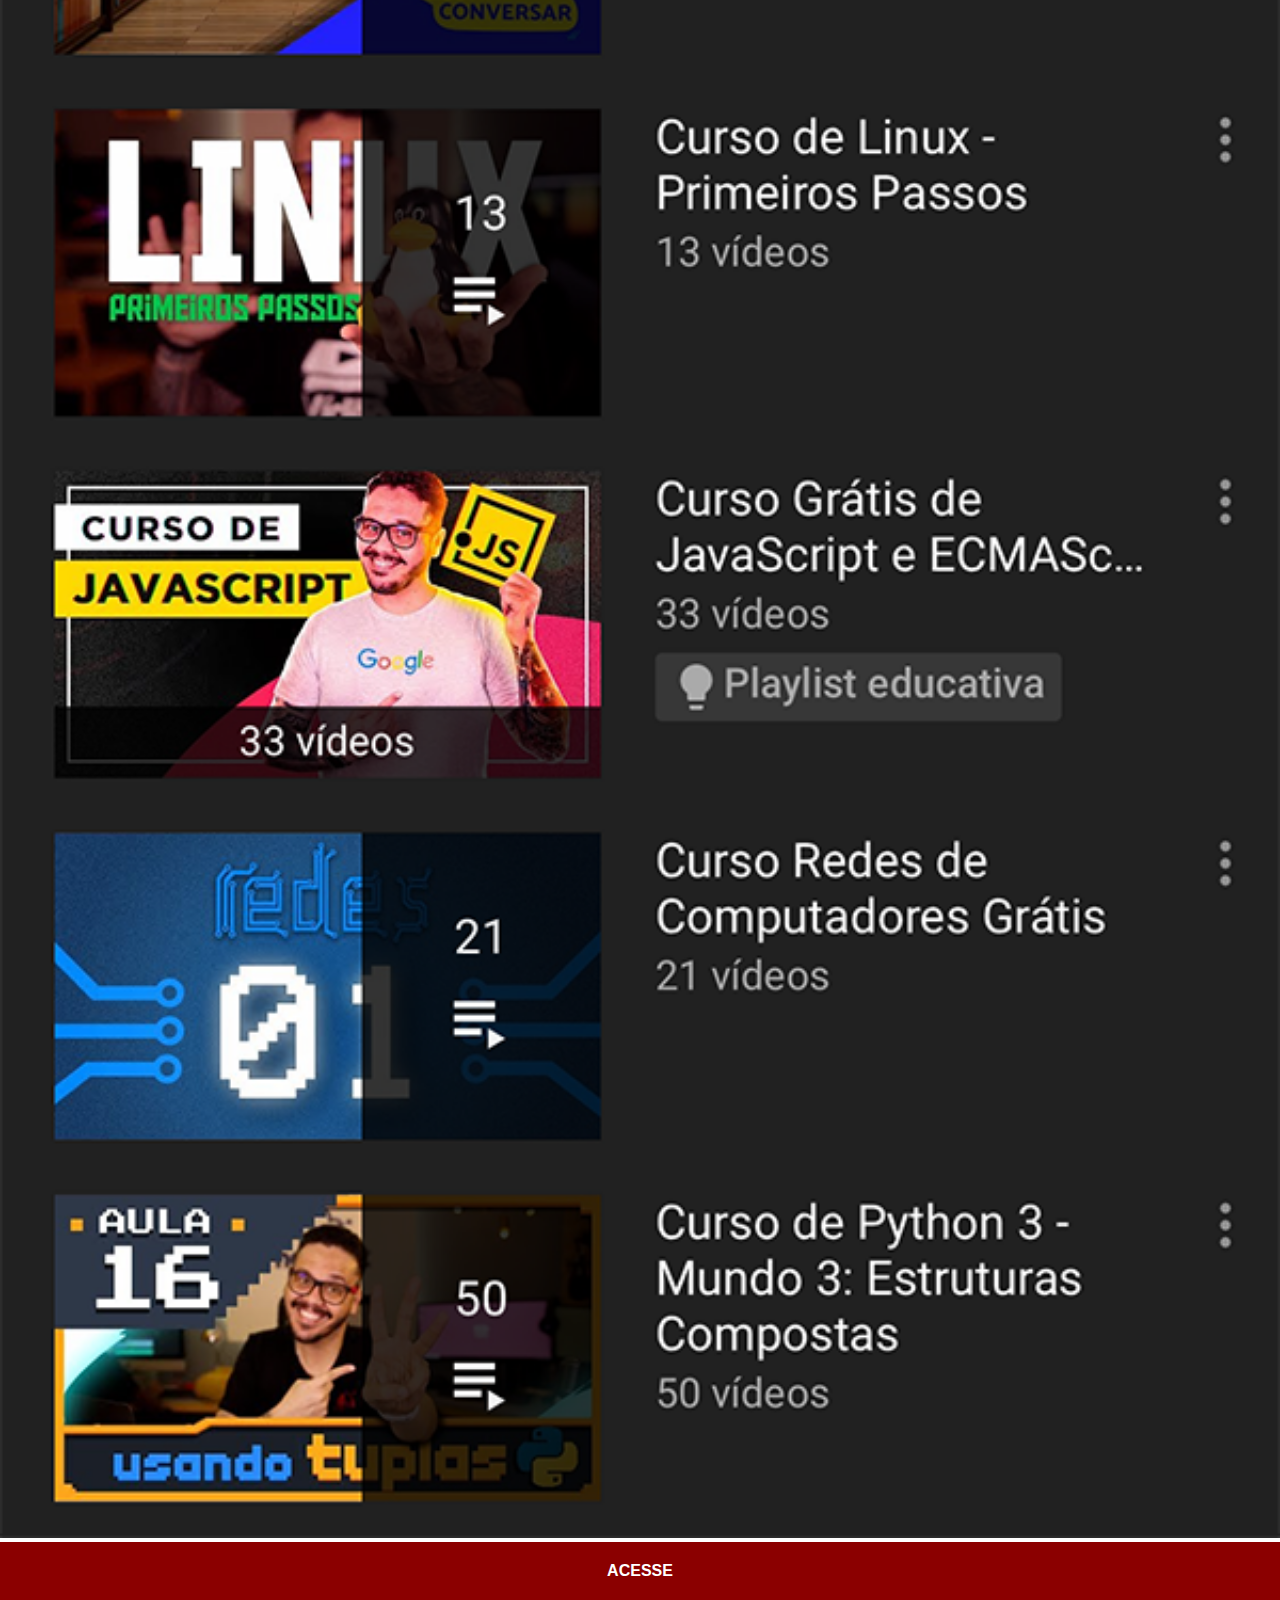
<file: youtube.html>
<!DOCTYPE html>
<html lang="pt-br">
<head>
    <meta charset="UTF-8">
    <meta name="viewport" content="width=device-width, initial-scale=1.0">
    <title>Youtube</title>
    <link rel="stylesheet" href="estilos/social.css">
</head>
<body>
    <img src="imagens/tela-youtube.png" alt="Youtube">
    <a href="https://www.cursoemvideo.com/" target="_blank">ACESSE</a>
    
</body>
</html>
</file>
<file: estilos/style.css>
@charset "UTF-8";
*{
    margin: 0px;
    padding: 0px;
    font-family: Arial, Helvetica, sans-serif;
}
html, body{
    height: 100vh;
    width: 100vw;
    background-color: black;
}
/*Colocando o fundo*/
body{
    background: url('../imagens/fundo-madeira.jpg') 
    no-repeat top center;
    background-size: cover;
    background-attachment: fixed;
}
main{
    position: relative;
    height:100vh;    
}
/*centralizando o telefone*/
section#telefone{
    position: absolute;
    top: 50%;
    left: 50%;
    transform: translate(-50%, -50%);
    height: 627px;
    width: 311px;
    background: url('../imagens/frame-iphone.png') no-repeat;

}
iframe#tela{
    position: relative;
    top: 80px;
    left: 22px;
    width: 267px;
    height: 471px;
}
section#redes-sociais{
    text-align: right;
}
section#redes-sociais img{
    width: 50px;
    margin: 10px;
    border-radius: 50%;
    box-shadow: 2px 2px 5px black;
    box-sizing: border-box;

}
section#redes-sociais img:hover{
    border: 2px solid white;
    transform: translate(-3px, -3px);
    box-shadow: 5px 5px 10px black;
    transition: transform 0.3s, border 0.3s;

}
</file>
<file: estilos/social.css>
@charset "UTF-8";

*{
    margin: 0px;
    padding: 0px;
    font-family: Arial, Helvetica, sans-serif;
}
::-webkit-scrollbar{
    width: 0px;
    height: 0px;

}
img{
    width: 100vw;

}
a{
    display: block;
    background-color: darkred;
    color: white;
    padding: 20px;
    text-align: center;
    font-weight: bolder;
    text-decoration: none;
}
a:hover{
    background-color: red;

}
</file>
